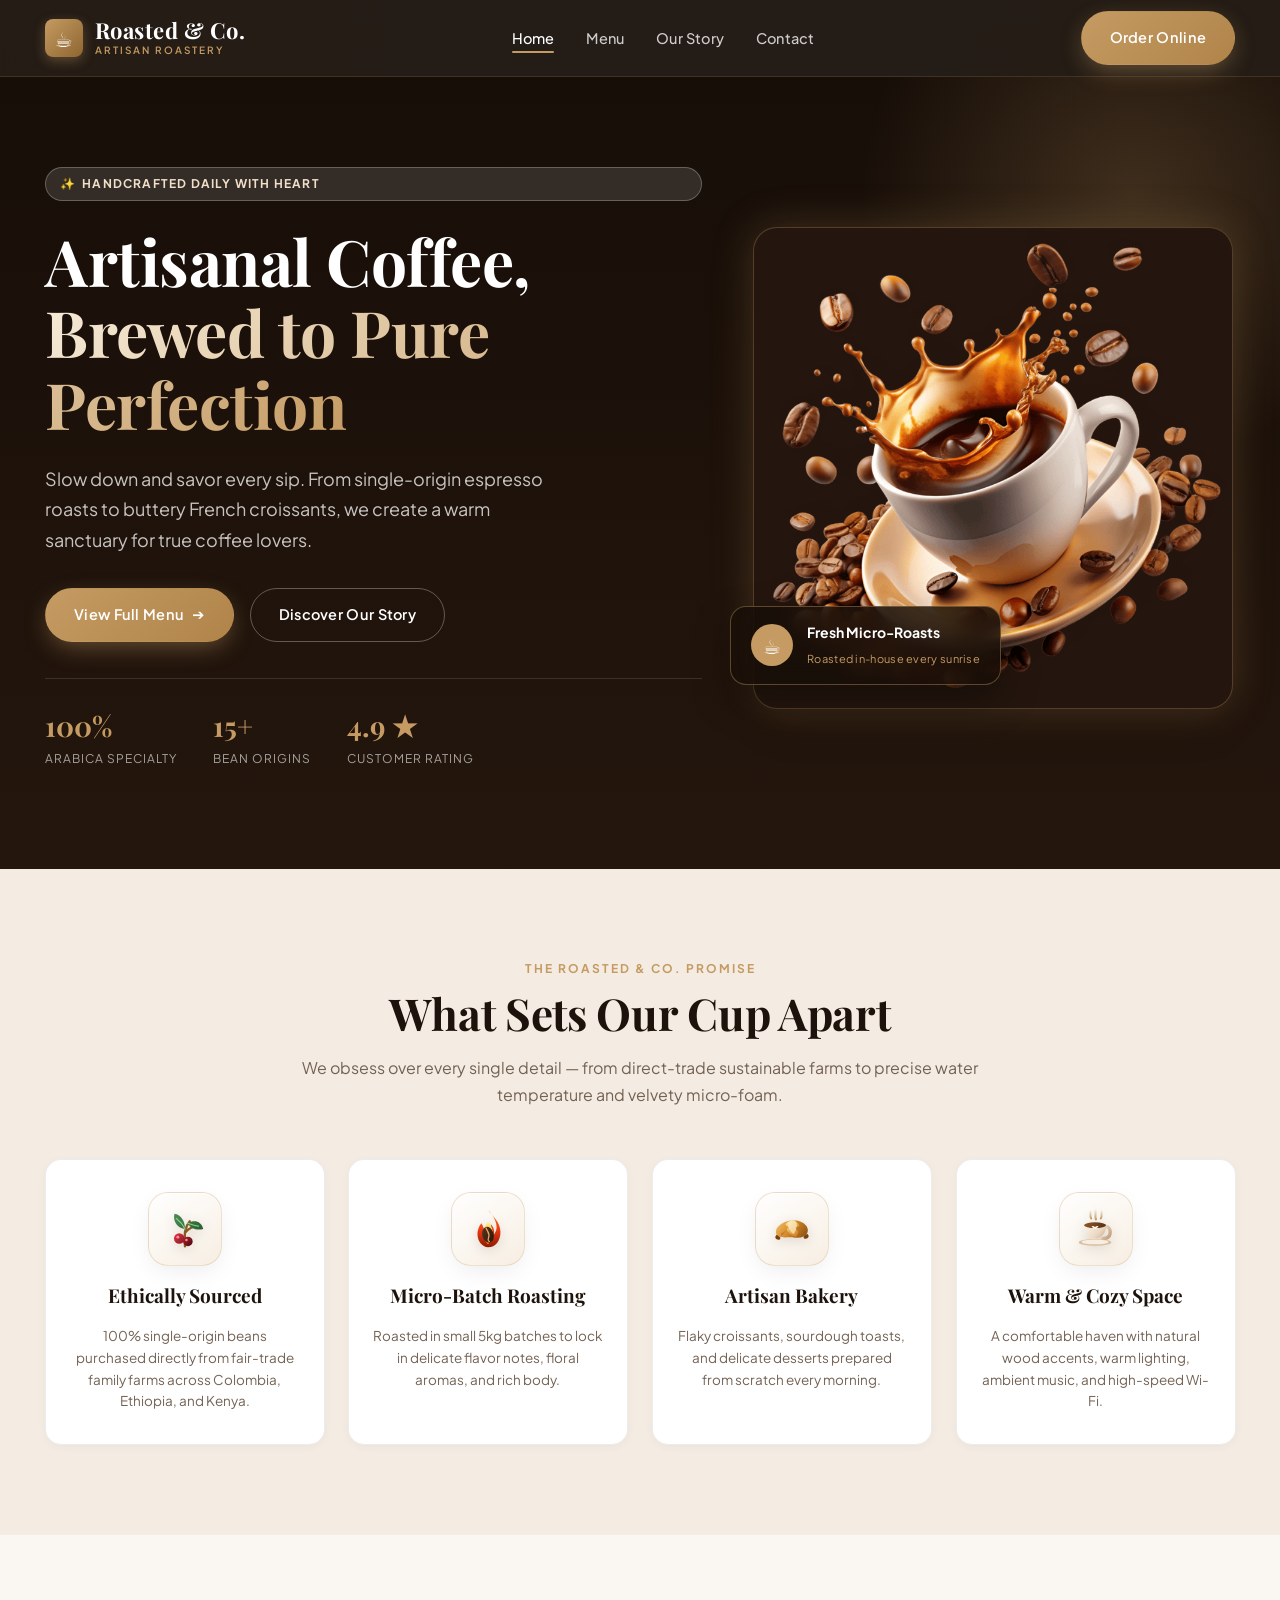
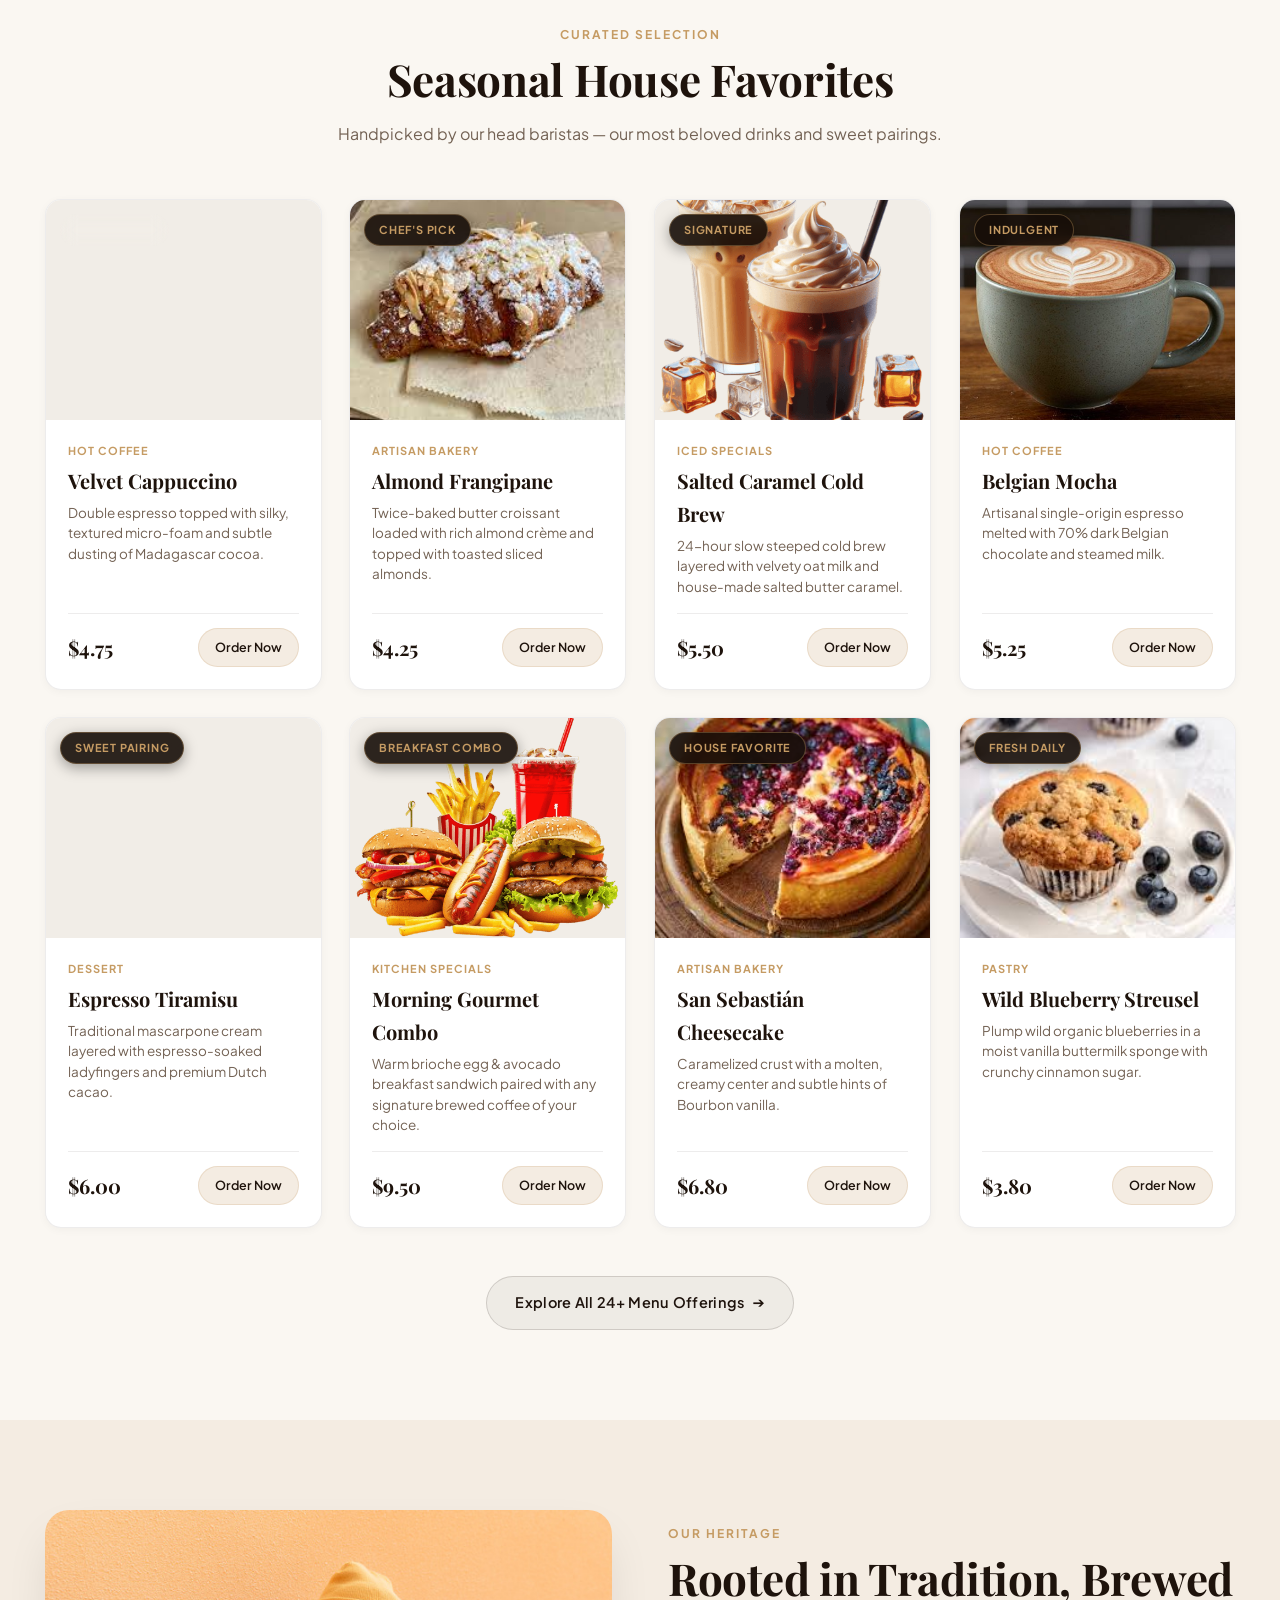
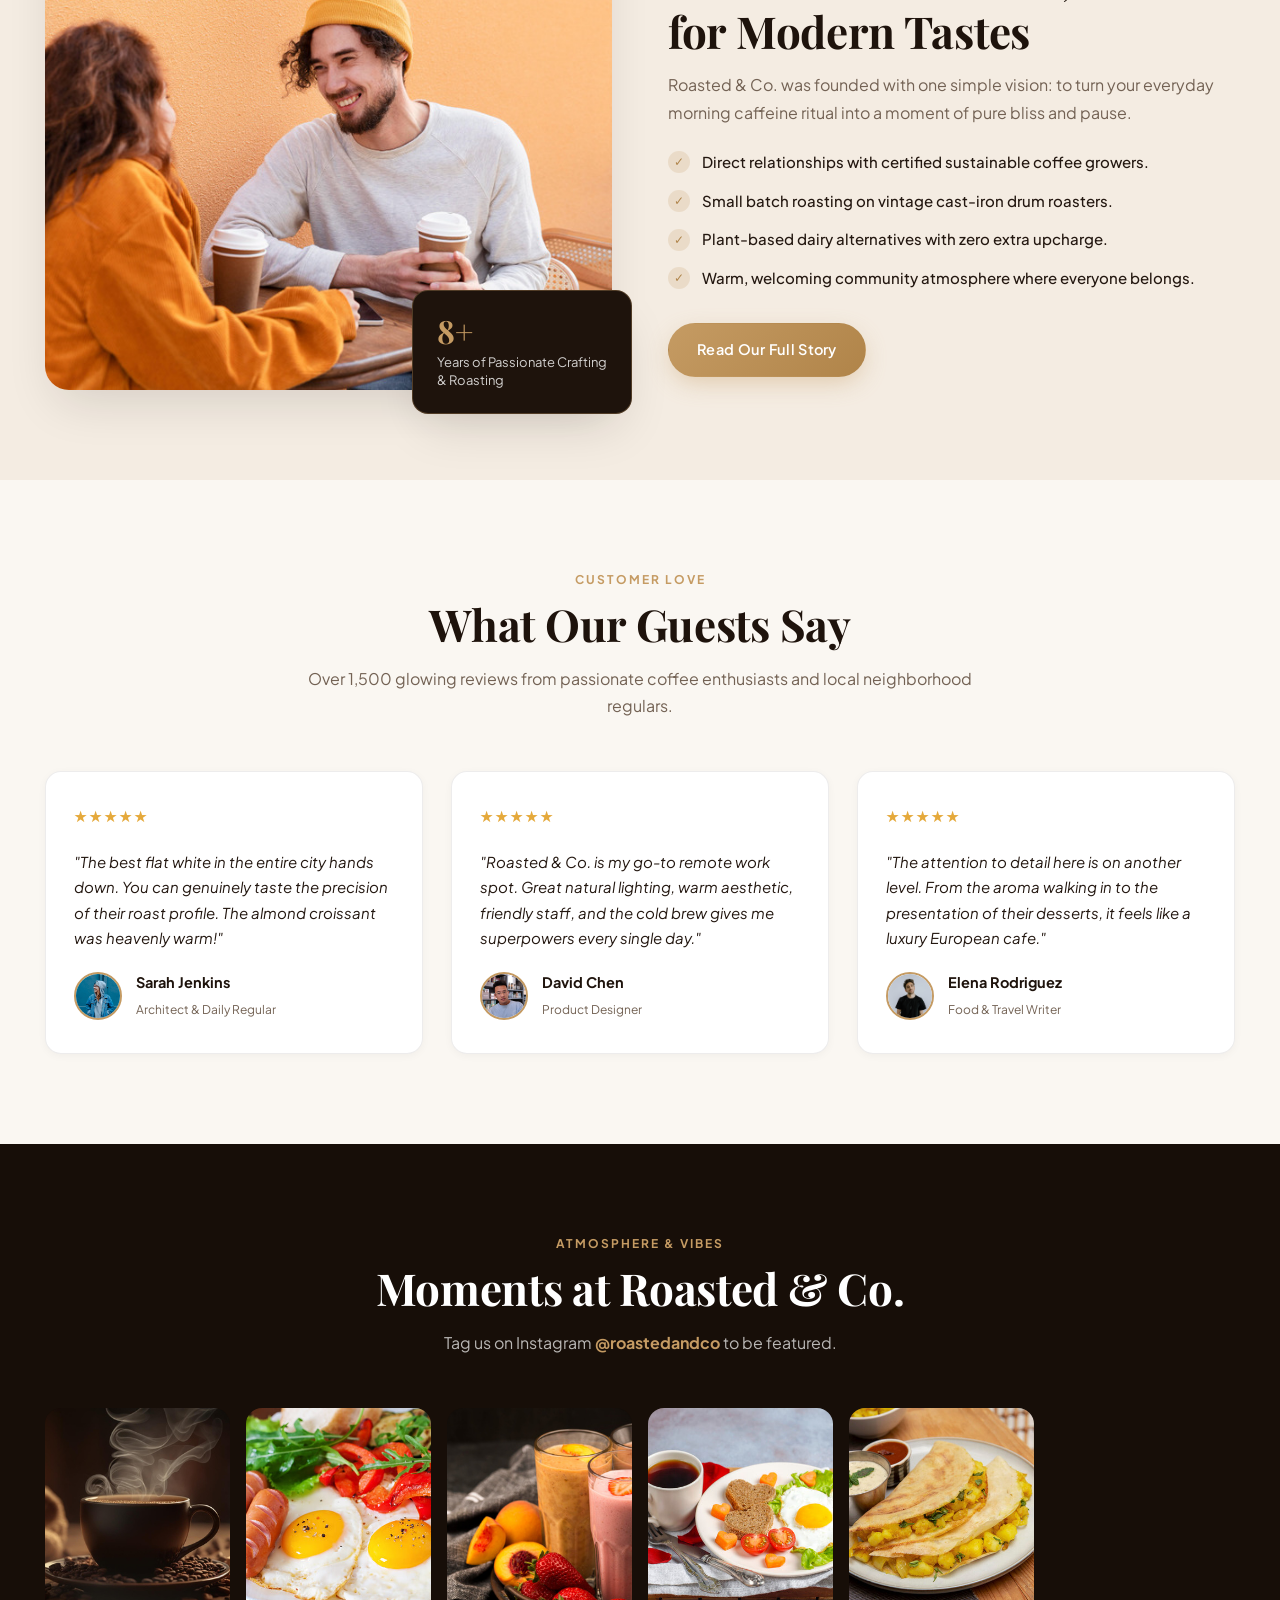
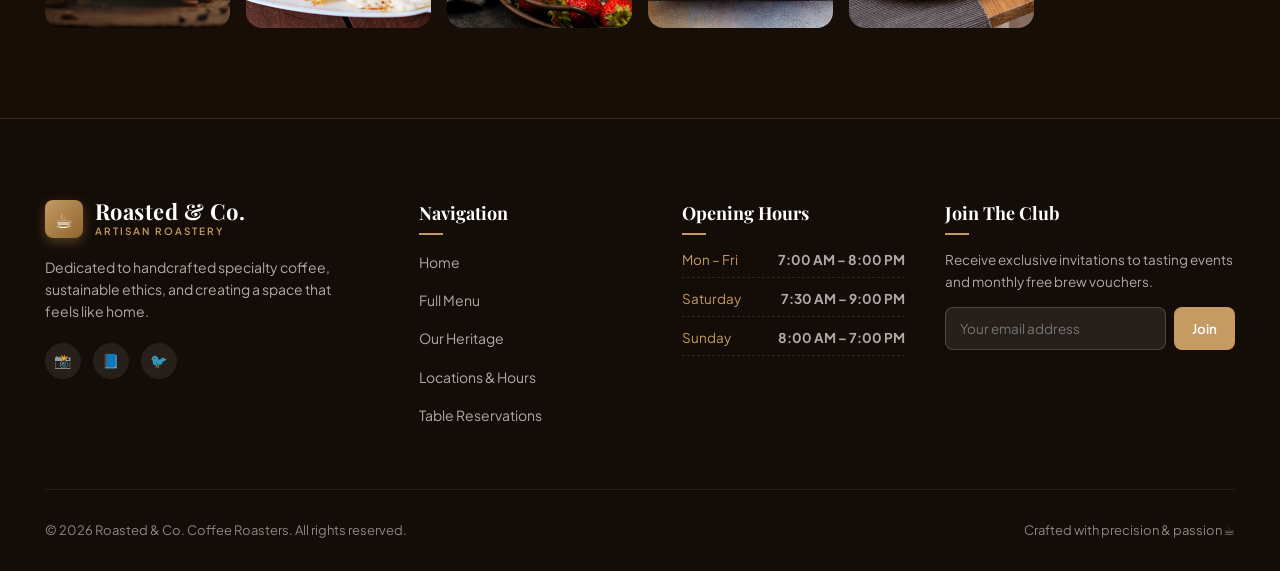
<file: index.html>
<!DOCTYPE html>
<html lang="en">
<head>
  <meta charset="utf-8">
  <meta name="viewport" content="width=device-width, initial-scale=1" />
  <title>Roasted & Co. — Artisanal Specialty Coffee & Bakery</title>
  <meta name="description" content="Experience handcrafted specialty coffee, in-house roasted beans, and freshly baked artisanal pastries at Roasted & Co." />
  <link rel="preconnect" href="https://fonts.googleapis.com">
  <link rel="preconnect" href="https://fonts.gstatic.com" crossorigin>
  <link rel="stylesheet" href="./assets/css/styles.css" />
</head>
<body>

  <!-- Navigation -->
  <header class="nav">
    <div class="container nav-inner">
      <a class="brand" href="./index.html">
        <div class="brand-icon">☕</div>
        <div class="brand-text">
          <span class="brand-name">Roasted & Co.</span>
          <span class="brand-tag">Artisan Roastery</span>
        </div>
      </a>

      <ul class="nav-links" id="navLinks">
        <li><a href="./index.html" class="active">Home</a></li>
        <li><a href="./menu.html">Menu</a></li>
        <li><a href="./about.html">Our Story</a></li>
        <li><a href="./contact.html">Contact</a></li>
      </ul>

      <div class="nav-actions">
        <a href="./menu.html" class="btn btn-primary btn-nav">Order Online</a>
        <button class="nav-toggle" id="navToggle" aria-label="Toggle navigation" aria-expanded="false">☰</button>
      </div>
    </div>
  </header>

  <main>
    <!-- Section 1: Hero Section (Entrance Fade-Up & Scale In) -->
    <section class="hero">
      <div class="container hero-grid">
        <div class="hero-content" data-anim="hero-fade-up">
          <div class="pill-badge light">
            <span>✨</span> Handcrafted Daily with Heart
          </div>
          <h1 class="hero-title">
            Artisanal Coffee, <span>Brewed to Pure Perfection</span>
          </h1>
          <p class="hero-desc">
            Slow down and savor every sip. From single-origin espresso roasts to buttery French croissants, we create a warm sanctuary for true coffee lovers.
          </p>
          <div class="hero-actions">
            <a href="./menu.html" class="btn btn-primary">
              <span>View Full Menu</span> ➔
            </a>
            <a href="./about.html" class="btn btn-outline-light">
              <span>Discover Our Story</span>
            </a>
          </div>

          <div class="hero-stats">
            <div class="stat-item">
              <span class="stat-number" data-count="100" data-suffix="%">100%</span>
              <span class="stat-label">Arabica Specialty</span>
            </div>
            <div class="stat-item">
              <span class="stat-number" data-count="15" data-suffix="+">15+</span>
              <span class="stat-label">Bean Origins</span>
            </div>
            <div class="stat-item">
              <span class="stat-number" data-count="4.9" data-suffix=" ★">4.9 ★</span>
              <span class="stat-label">Customer Rating</span>
            </div>
          </div>
        </div>

        <div class="hero-media-wrap" data-anim="hero-scale">
          <div class="hero-image-card">
            <img src="./assets/images/coffee-hero-section.png" alt="Signature roasted coffee and latte art" />
          </div>
          <div class="hero-floating-badge">
            <div class="floating-icon">☕</div>
            <div class="floating-text">
              <strong>Fresh Micro-Roasts</strong>
              <span>Roasted in-house every sunrise</span>
            </div>
          </div>
        </div>
      </div>
    </section>

    <!-- Section 2: Why Us / Features (3D Tilt-Rise Animation) -->
    <section class="features-section">
      <div class="container">
        <div class="section-head" data-anim="hero-fade-up">
          <span class="section-subtitle">The Roasted & Co. Promise</span>
          <h2 class="section-title">What Sets Our Cup Apart</h2>
          <p class="section-desc">We obsess over every single detail — from direct-trade sustainable farms to precise water temperature and velvety micro-foam.</p>
        </div>

        <div class="features-grid">
          <!-- Feature 1: Ethically Sourced -->
          <div class="feature-box" data-anim="tilt-rise" data-delay="100">
            <div class="feature-icon-wrap">
              <svg class="feature-svg" viewBox="0 0 48 48" fill="none" xmlns="http://www.w3.org/2000/svg">
                <defs>
                  <linearGradient id="leafGrad1" x1="12" y1="8" x2="36" y2="38" gradientUnits="userSpaceOnUse">
                    <stop offset="0%" stop-color="#4e8c56"/>
                    <stop offset="100%" stop-color="#24542a"/>
                  </linearGradient>
                  <linearGradient id="cherryGrad1" x1="14" y1="28" x2="28" y2="42" gradientUnits="userSpaceOnUse">
                    <stop offset="0%" stop-color="#dc3545"/>
                    <stop offset="60%" stop-color="#9a1b28"/>
                    <stop offset="100%" stop-color="#5a0b14"/>
                  </linearGradient>
                </defs>
                <path d="M24 42C24 33 22 24 29 16M24 28C27 24 33 21 39 21" stroke="#8a5a22" stroke-width="2.5" stroke-linecap="round"/>
                <path d="M24 24C16 23 11 16 13 8C20 9 24 16 24 24Z" fill="url(#leafGrad1)"/>
                <path d="M15 13C19 16 22 20 24 24" stroke="#7cd488" stroke-width="1.2" stroke-linecap="round"/>
                <path d="M27 18C34 14 41 16 43 24C36 26 29 23 27 18Z" fill="url(#leafGrad1)"/>
                <path d="M38 21C34 21 30 19 27 18" stroke="#7cd488" stroke-width="1.2" stroke-linecap="round"/>
                <circle cx="18" cy="34" r="5.5" fill="url(#cherryGrad1)"/>
                <circle cx="16.5" cy="32.5" r="1.5" fill="#ffa4a8" opacity="0.85"/>
                <circle cx="27" cy="37" r="5" fill="url(#cherryGrad1)"/>
                <circle cx="25.5" cy="35.5" r="1.3" fill="#ffa4a8" opacity="0.85"/>
              </svg>
            </div>
            <h3 class="feature-title">Ethically Sourced</h3>
            <p class="feature-desc">100% single-origin beans purchased directly from fair-trade family farms across Colombia, Ethiopia, and Kenya.</p>
          </div>

          <!-- Feature 2: Micro-Batch Roasting -->
          <div class="feature-box" data-anim="tilt-rise" data-delay="250">
            <div class="feature-icon-wrap">
              <svg class="feature-svg" viewBox="0 0 48 48" fill="none" xmlns="http://www.w3.org/2000/svg">
                <defs>
                  <linearGradient id="flameOuter1" x1="24" y1="4" x2="24" y2="44" gradientUnits="userSpaceOnUse">
                    <stop offset="0%" stop-color="#ff7a18"/>
                    <stop offset="55%" stop-color="#e53912"/>
                    <stop offset="100%" stop-color="#8a1800"/>
                  </linearGradient>
                  <linearGradient id="flameCore1" x1="24" y1="16" x2="24" y2="42" gradientUnits="userSpaceOnUse">
                    <stop offset="0%" stop-color="#fff59d"/>
                    <stop offset="60%" stop-color="#ffa726"/>
                    <stop offset="100%" stop-color="#f57c00"/>
                  </linearGradient>
                  <linearGradient id="beanRoast1" x1="16" y1="22" x2="32" y2="38" gradientUnits="userSpaceOnUse">
                    <stop offset="0%" stop-color="#5c3822"/>
                    <stop offset="100%" stop-color="#241309"/>
                  </linearGradient>
                </defs>
                <path d="M24 4C24 4 33 13 33 22C33 25.5 31.5 28.5 29.5 30.5C31.5 26.5 30 22 27 19C27 24 24 27 22 30C20 27 20 22 17 18C14 22 13 26 13 29C13 36.5 18 43 24 43C32 43 37 36 37 27C37 17 28 10 24 4Z" fill="url(#flameOuter1)"/>
                <path d="M24 16C24 16 29 22 29 28C29 34 26 38 24 40C22 38 19 34 19 28C19 23 23 18 24 16Z" fill="url(#flameCore1)"/>
                <ellipse cx="24" cy="30" rx="6" ry="8.5" transform="rotate(-15 24 30)" fill="url(#beanRoast1)"/>
                <path d="M22 23C23 26.5 26.5 28.5 24.5 33.5C23.5 36 25 37 25.5 37" stroke="#e8a865" stroke-width="1.3" stroke-linecap="round"/>
              </svg>
            </div>
            <h3 class="feature-title">Micro-Batch Roasting</h3>
            <p class="feature-desc">Roasted in small 5kg batches to lock in delicate flavor notes, floral aromas, and rich body.</p>
          </div>

          <!-- Feature 3: Artisan Bakery -->
          <div class="feature-box" data-anim="tilt-rise" data-delay="400">
            <div class="feature-icon-wrap">
              <svg class="feature-svg" viewBox="0 0 48 48" fill="none" xmlns="http://www.w3.org/2000/svg">
                <defs>
                  <linearGradient id="croissantGlow1" x1="8" y1="14" x2="40" y2="38" gradientUnits="userSpaceOnUse">
                    <stop offset="0%" stop-color="#f5c26b"/>
                    <stop offset="45%" stop-color="#d48828"/>
                    <stop offset="100%" stop-color="#7a420b"/>
                  </linearGradient>
                  <linearGradient id="crustShine1" x1="18" y1="16" x2="30" y2="28" gradientUnits="userSpaceOnUse">
                    <stop offset="0%" stop-color="#ffe6a6"/>
                    <stop offset="100%" stop-color="#d48828"/>
                  </linearGradient>
                </defs>
                <path d="M9 31C6 28 7 23 11 20C16 16 24 13 32 16C38 18 42 23 40 28C38 32 33 34 27 33C20 32 13 34 9 31Z" fill="url(#croissantGlow1)"/>
                <path d="M12 28C14 23 18 19 24 18C18 24 16 29 13 31" fill="#7a420b" opacity="0.35"/>
                <path d="M18 18C21 15 27 15 30 18C33 21 32 28 28 32C24 31 20 28 18 24C17 21 17 19 18 18Z" fill="url(#crustShine1)"/>
                <path d="M21 16C23 14 26 14 28 16C30 19 29 25 26 29C23 28 21 24 20 21C19.5 18 20 17 21 16Z" fill="#fff3cd" opacity="0.65"/>
                <path d="M11 22C14 19 18 19 20 22C18 26 15 29 10 29C8 28 8 24 11 22Z" fill="url(#croissantGlow1)"/>
                <path d="M37 23C34 20 30 20 28 23C30 27 33 30 38 29C40 28 40 25 37 23Z" fill="url(#croissantGlow1)"/>
                <path d="M8 30C6 32 6 34 9 35C11 36 13 34 11 32L8 30Z" fill="#7a420b"/>
                <path d="M40 29C42 31 42 33 39 34C37 35 35 33 37 31L40 29Z" fill="#7a420b"/>
              </svg>
            </div>
            <h3 class="feature-title">Artisan Bakery</h3>
            <p class="feature-desc">Flaky croissants, sourdough toasts, and delicate desserts prepared from scratch every morning.</p>
          </div>

          <!-- Feature 4: Warm & Cozy Space -->
          <div class="feature-box" data-anim="tilt-rise" data-delay="550">
            <div class="feature-icon-wrap">
              <svg class="feature-svg" viewBox="0 0 48 48" fill="none" xmlns="http://www.w3.org/2000/svg">
                <defs>
                  <linearGradient id="cupGrad1" x1="10" y1="18" x2="36" y2="40" gradientUnits="userSpaceOnUse">
                    <stop offset="0%" stop-color="#fff8f0"/>
                    <stop offset="55%" stop-color="#ebd8c3"/>
                    <stop offset="100%" stop-color="#b8936d"/>
                  </linearGradient>
                  <linearGradient id="coffeeCrema1" x1="14" y1="18" x2="32" y2="24" gradientUnits="userSpaceOnUse">
                    <stop offset="0%" stop-color="#8a5329"/>
                    <stop offset="100%" stop-color="#593213"/>
                  </linearGradient>
                  <linearGradient id="steamGrad1" x1="0" y1="1" x2="0" y2="0">
                    <stop offset="0%" stop-color="#c59b63"/>
                    <stop offset="100%" stop-color="rgba(197, 155, 99, 0)"/>
                  </linearGradient>
                </defs>
                <path d="M19 13C17 10 19 7 18 4" stroke="url(#steamGrad1)" stroke-width="2" stroke-linecap="round"/>
                <path d="M24 14C22 10 25 7 23 3" stroke="url(#steamGrad1)" stroke-width="2.2" stroke-linecap="round"/>
                <path d="M29 13C31 10 29 7 30 4" stroke="url(#steamGrad1)" stroke-width="2" stroke-linecap="round"/>
                <path d="M33 21C38 21 40 26 38 31C36 34 33 34 31 34" stroke="url(#cupGrad1)" stroke-width="3.5" stroke-linecap="round"/>
                <ellipse cx="23" cy="38" rx="17" ry="3.5" fill="#d9be9e"/>
                <ellipse cx="23" cy="37.5" rx="14" ry="2.5" fill="#f7ede1"/>
                <path d="M11 20H35C35 20 34 34 23 34C12 34 11 20 11 20Z" fill="url(#cupGrad1)"/>
                <ellipse cx="23" cy="20" rx="11.5" ry="3" fill="url(#coffeeCrema1)"/>
                <path d="M23 22C21.5 20.5 19.5 20.5 19.5 21.5C19.5 22.2 21 23 23 23.8C25 23 26.5 22.2 26.5 21.5C26.5 20.5 24.5 20.5 23 22Z" fill="#fff7ed"/>
              </svg>
            </div>
            <h3 class="feature-title">Warm & Cozy Space</h3>
            <p class="feature-desc">A comfortable haven with natural wood accents, warm lighting, ambient music, and high-speed Wi-Fi.</p>
          </div>
        </div>
      </div>
    </section>

    <!-- Section 3: Seasonal Favorites (Blur-to-Focus Cascade Animation) -->
    <section>
      <div class="container">
        <div class="section-head" data-anim="hero-fade-up">
          <span class="section-subtitle">Curated Selection</span>
          <h2 class="section-title">Seasonal House Favorites</h2>
          <p class="section-desc">Handpicked by our head baristas — our most beloved drinks and sweet pairings.</p>
        </div>

        <div class="grid-cards">
          <!-- Card 1 -->
          <article class="product-card" data-anim="cascade-card" data-delay="100">
            <div class="card-thumb-wrap">
              <span class="card-tag">Best Seller</span>
              <img src="./assets/images/hot-beverages.png" alt="Velvety Cappuccino with artistic microfoam" />
            </div>
            <div class="product-card-body">
              <span class="card-category">Hot Coffee</span>
              <h3 class="card-title">Velvet Cappuccino</h3>
              <p class="card-desc">Double espresso topped with silky, textured micro-foam and subtle dusting of Madagascar cocoa.</p>
              <div class="card-footer">
                <span class="card-price">$4.75</span>
                <a href="./menu.html" class="btn-order-sm">Order Now</a>
              </div>
            </div>
          </article>

          <!-- Card 2 -->
          <article class="product-card" data-anim="cascade-card" data-delay="200">
            <div class="card-thumb-wrap">
              <span class="card-tag">Chef's Pick</span>
              <img src="./assets/images/Almond Croissant.jpeg" alt="Golden Almond Croissant" />
            </div>
            <div class="product-card-body">
              <span class="card-category">Artisan Bakery</span>
              <h3 class="card-title">Almond Frangipane</h3>
              <p class="card-desc">Twice-baked butter croissant loaded with rich almond crème and topped with toasted sliced almonds.</p>
              <div class="card-footer">
                <span class="card-price">$4.25</span>
                <a href="./menu.html" class="btn-order-sm">Order Now</a>
              </div>
            </div>
          </article>

          <!-- Card 3 -->
          <article class="product-card" data-anim="cascade-card" data-delay="300">
            <div class="card-thumb-wrap">
              <span class="card-tag">Signature</span>
              <img src="./assets/images/cold-beverages.png" alt="Cold Caramel Macchiato" />
            </div>
            <div class="product-card-body">
              <span class="card-category">Iced Specials</span>
              <h3 class="card-title">Salted Caramel Cold Brew</h3>
              <p class="card-desc">24-hour slow steeped cold brew layered with velvety oat milk and house-made salted butter caramel.</p>
              <div class="card-footer">
                <span class="card-price">$5.50</span>
                <a href="./menu.html" class="btn-order-sm">Order Now</a>
              </div>
            </div>
          </article>

          <!-- Card 4 -->
          <article class="product-card" data-anim="cascade-card" data-delay="400">
            <div class="card-thumb-wrap">
              <span class="card-tag">Indulgent</span>
              <img src="./assets/images/Mocha.jpg" alt="Rich Dark Chocolate Mocha" />
            </div>
            <div class="product-card-body">
              <span class="card-category">Hot Coffee</span>
              <h3 class="card-title">Belgian Mocha</h3>
              <p class="card-desc">Artisanal single-origin espresso melted with 70% dark Belgian chocolate and steamed milk.</p>
              <div class="card-footer">
                <span class="card-price">$5.25</span>
                <a href="./menu.html" class="btn-order-sm">Order Now</a>
              </div>
            </div>
          </article>

          <!-- Card 5 -->
          <article class="product-card" data-anim="cascade-card" data-delay="150">
            <div class="card-thumb-wrap">
              <span class="card-tag">Sweet Pairing</span>
              <img src="./assets/images/Tiramisu.jpg" alt="Classic Italian Tiramisu" />
            </div>
            <div class="product-card-body">
              <span class="card-category">Dessert</span>
              <h3 class="card-title">Espresso Tiramisu</h3>
              <p class="card-desc">Traditional mascarpone cream layered with espresso-soaked ladyfingers and premium Dutch cacao.</p>
              <div class="card-footer">
                <span class="card-price">$6.00</span>
                <a href="./menu.html" class="btn-order-sm">Order Now</a>
              </div>
            </div>
          </article>

          <!-- Card 6 -->
          <article class="product-card" data-anim="cascade-card" data-delay="250">
            <div class="card-thumb-wrap">
              <span class="card-tag">Breakfast Combo</span>
              <img src="./assets/images/special-combo.png" alt="Breakfast Sandwich Combo" />
            </div>
            <div class="product-card-body">
              <span class="card-category">Kitchen Specials</span>
              <h3 class="card-title">Morning Gourmet Combo</h3>
              <p class="card-desc">Warm brioche egg & avocado breakfast sandwich paired with any signature brewed coffee of your choice.</p>
              <div class="card-footer">
                <span class="card-price">$9.50</span>
                <a href="./menu.html" class="btn-order-sm">Order Now</a>
              </div>
            </div>
          </article>

          <!-- Card 7 -->
          <article class="product-card" data-anim="cascade-card" data-delay="350">
            <div class="card-thumb-wrap">
              <span class="card-tag">House Favorite</span>
              <img src="./assets/images/Baked Cheesecake.jpeg" alt="San Sebastián Burnt Cheesecake" />
            </div>
            <div class="product-card-body">
              <span class="card-category">Artisan Bakery</span>
              <h3 class="card-title">San Sebastián Cheesecake</h3>
              <p class="card-desc">Caramelized crust with a molten, creamy center and subtle hints of Bourbon vanilla.</p>
              <div class="card-footer">
                <span class="card-price">$6.80</span>
                <a href="./menu.html" class="btn-order-sm">Order Now</a>
              </div>
            </div>
          </article>

          <!-- Card 8 -->
          <article class="product-card" data-anim="cascade-card" data-delay="450">
            <div class="card-thumb-wrap">
              <span class="card-tag">Fresh Daily</span>
              <img src="./assets/images/Blueberry Muffin.jpeg" alt="Wild Blueberry Streusel" />
            </div>
            <div class="product-card-body">
              <span class="card-category">Pastry</span>
              <h3 class="card-title">Wild Blueberry Streusel</h3>
              <p class="card-desc">Plump wild organic blueberries in a moist vanilla buttermilk sponge with crunchy cinnamon sugar.</p>
              <div class="card-footer">
                <span class="card-price">$3.80</span>
                <a href="./menu.html" class="btn-order-sm">Order Now</a>
              </div>
            </div>
          </article>
        </div>

        <div style="text-align: center; margin-top: 48px;" data-anim="hero-fade-up">
          <a href="./menu.html" class="btn btn-secondary">
            <span>Explore All 24+ Menu Offerings</span> ➔
          </a>
        </div>
      </div>
    </section>

    <!-- Section 4: Heritage Split (Bi-Directional Cinematic Slide) -->
    <section style="background: var(--color-surface-soft);">
      <div class="container">
        <div class="about-split">
          <div class="about-img-box" data-anim="slide-right">
            <img class="about-img-main" src="./assets/images/about-image.jpg" alt="Barista pouring artisanal coffee" />
            <div class="about-stat-card">
              <strong data-count="10" data-suffix="+">10+</strong>
              <span>Years of Passionate Crafting & Roasting</span>
            </div>
          </div>

          <div data-anim="slide-left">
            <span class="section-subtitle">Our Heritage</span>
            <h2 class="section-title">Rooted in Tradition, Brewed for Modern Tastes</h2>
            <p class="section-desc">
              Roasted & Co. was founded with one simple vision: to turn your everyday morning caffeine ritual into a moment of pure bliss and pause.
            </p>

            <ul class="checklist">
              <li>
                <span class="checklist-icon">✓</span>
                <span>Direct relationships with certified sustainable coffee growers.</span>
              </li>
              <li>
                <span class="checklist-icon">✓</span>
                <span>Small batch roasting on vintage cast-iron drum roasters.</span>
              </li>
              <li>
                <span class="checklist-icon">✓</span>
                <span>Plant-based dairy alternatives with zero extra upcharge.</span>
              </li>
              <li>
                <span class="checklist-icon">✓</span>
                <span>Warm, welcoming community atmosphere where everyone belongs.</span>
              </li>
            </ul>

            <div style="margin-top: 32px;">
              <a href="./about.html" class="btn btn-primary">Read Our Full Story</a>
            </div>
          </div>
        </div>
      </div>
    </section>

    <!-- Section 5: Testimonials (Elastic Spring Pop & Sparkle) -->
    <section class="testimonials-section">
      <div class="container">
        <div class="section-head" data-anim="hero-fade-up">
          <span class="section-subtitle">Customer Love</span>
          <h2 class="section-title">What Our Guests Say</h2>
          <p class="section-desc">Over 1,500 glowing reviews from passionate coffee enthusiasts and local neighborhood regulars.</p>
        </div>

        <div class="testimonials-grid">
          <div class="testimonial-card" data-anim="elastic-pop" data-delay="100">
            <div class="stars">★★★★★</div>
            <p class="testimonial-text">
              "The best flat white in the entire city hands down. You can genuinely taste the precision of their roast profile. The almond croissant was heavenly warm!"
            </p>
            <div class="testimonial-author">
              <img class="author-avatar" src="./assets/images/user-1.jpg" alt="Sarah Jenkins" />
              <div class="author-info">
                <strong>Sarah Jenkins</strong>
                <span>Architect & Daily Regular</span>
              </div>
            </div>
          </div>

          <div class="testimonial-card" data-anim="elastic-pop" data-delay="250">
            <div class="stars">★★★★★</div>
            <p class="testimonial-text">
              "Roasted & Co. is my go-to remote work spot. Great natural lighting, warm aesthetic, friendly staff, and the cold brew gives me superpowers every single day."
            </p>
            <div class="testimonial-author">
              <img class="author-avatar" src="./assets/images/user-2.jpg" alt="David Chen" />
              <div class="author-info">
                <strong>David Chen</strong>
                <span>Product Designer</span>
              </div>
            </div>
          </div>

          <div class="testimonial-card" data-anim="elastic-pop" data-delay="400">
            <div class="stars">★★★★★</div>
            <p class="testimonial-text">
              "The attention to detail here is on another level. From the aroma walking in to the presentation of their desserts, it feels like a luxury European cafe."
            </p>
            <div class="testimonial-author">
              <img class="author-avatar" src="./assets/images/user-3.jpg" alt="Elena Rodriguez" />
              <div class="author-info">
                <strong>Elena Rodriguez</strong>
                <span>Food & Travel Writer</span>
              </div>
            </div>
          </div>
        </div>
      </div>
    </section>

    <!-- Section 6: Instagram / Gallery (Shutter Curtain Zoom Animation) -->
    <section class="gallery-section">
      <div class="container">
        <div class="section-head" style="color: #fff;" data-anim="hero-fade-up">
          <span class="section-subtitle">Atmosphere & Vibes</span>
          <h2 class="section-title" style="color: #fff;">Moments at Roasted & Co.</h2>
          <p class="section-desc" style="color: rgba(255,255,255,0.7);">Tag us on Instagram <strong style="color:var(--color-accent)">@roastedandco</strong> to be featured.</p>
        </div>

        <div class="gallery-grid">
          <div class="gallery-item" data-anim="shutter-zoom" data-delay="100">
            <img src="./assets/images/gallery-1.jpg" alt="Cafe community seating" />
            <div class="gallery-overlay">📷</div>
          </div>
          <div class="gallery-item" data-anim="shutter-zoom" data-delay="200">
            <img src="./assets/images/gallery-2.jpg" alt="Pour over brewing process" />
            <div class="gallery-overlay">📷</div>
          </div>
          <div class="gallery-item" data-anim="shutter-zoom" data-delay="300">
            <img src="./assets/images/gallery-3.jpg" alt="Freshly baked artisan croissants" />
            <div class="gallery-overlay">📷</div>
          </div>
          <div class="gallery-item" data-anim="shutter-zoom" data-delay="400">
            <img src="./assets/images/gallery-4.jpg" alt="Espresso extraction" />
            <div class="gallery-overlay">📷</div>
          </div>
          <div class="gallery-item" data-anim="shutter-zoom" data-delay="500">
            <img src="./assets/images/gallery-5.jpg" alt="Cozy reading corner" />
            <div class="gallery-overlay">📷</div>
          </div>
          <div class="gallery-item" data-anim="shutter-zoom" data-delay="600">
            <img src="./assets/images/gallery-6.jpg" alt="Latte art preparation" />
            <div class="gallery-overlay">📷</div>
          </div>
        </div>
      </div>
    </section>
  </main>

  <!-- Footer (Envelope Unfold Animation) -->
  <footer class="footer" data-anim="envelope-up">
    <div class="container">
      <div class="footer-top">
        <div class="footer-brand">
          <a class="brand" href="./index.html">
            <div class="brand-icon">☕</div>
            <div class="brand-text">
              <span class="brand-name">Roasted & Co.</span>
              <span class="brand-tag">Artisan Roastery</span>
            </div>
          </a>
          <p>
            Dedicated to handcrafted specialty coffee, sustainable ethics, and creating a space that feels like home.
          </p>
          <div class="social-links">
            <a href="#" class="social-btn" aria-label="Instagram">📸</a>
            <a href="#" class="social-btn" aria-label="Facebook">📘</a>
            <a href="#" class="social-btn" aria-label="Twitter">🐦</a>
          </div>
        </div>

        <div>
          <h4 class="footer-title">Navigation</h4>
          <ul class="footer-links">
            <li><a href="./index.html">Home</a></li>
            <li><a href="./menu.html">Full Menu</a></li>
            <li><a href="./about.html">Our Heritage</a></li>
            <li><a href="./contact.html">Locations & Hours</a></li>
            <li><a href="./contact.html">Table Reservations</a></li>
          </ul>
        </div>

        <div>
          <h4 class="footer-title">Opening Hours</h4>
          <ul class="footer-hours-list">
            <li><span>Mon – Fri</span> <strong>7:00 AM – 8:00 PM</strong></li>
            <li><span>Saturday</span> <strong>7:30 AM – 9:00 PM</strong></li>
            <li><span>Sunday</span> <strong>8:00 AM – 7:00 PM</strong></li>
          </ul>
        </div>

        <div class="newsletter-box">
          <h4 class="footer-title">Join The Club</h4>
          <p>Receive exclusive invitations to tasting events and monthly free brew vouchers.</p>
          <form class="newsletter-form" onsubmit="event.preventDefault(); alert('Welcome to Roasted & Co. Club!');">
            <input type="email" class="newsletter-input" placeholder="Your email address" required />
            <button type="submit" class="newsletter-btn">Join</button>
          </form>
        </div>
      </div>

      <div class="footer-bottom">
        <div>© <span id="year"></span> Roasted & Co. Coffee Roasters. All rights reserved.</div>
        <div>Crafted with precision & passion ☕</div>
      </div>
    </div>
  </footer>

  <script src="./assets/js/animations.js"></script>
  <script>
    // Responsive Navbar Toggle
    const navToggle = document.getElementById('navToggle');
    const navLinks = document.getElementById('navLinks');
    if (navToggle && navLinks) {
      navToggle.addEventListener('click', () => {
        const isOpen = navLinks.classList.toggle('open');
        navToggle.setAttribute('aria-expanded', String(isOpen));
      });
    }

    // Dynamic Year
    const yearEl = document.getElementById('year');
    if (yearEl) yearEl.textContent = new Date().getFullYear();
  </script>
</body>
</html>
</file>
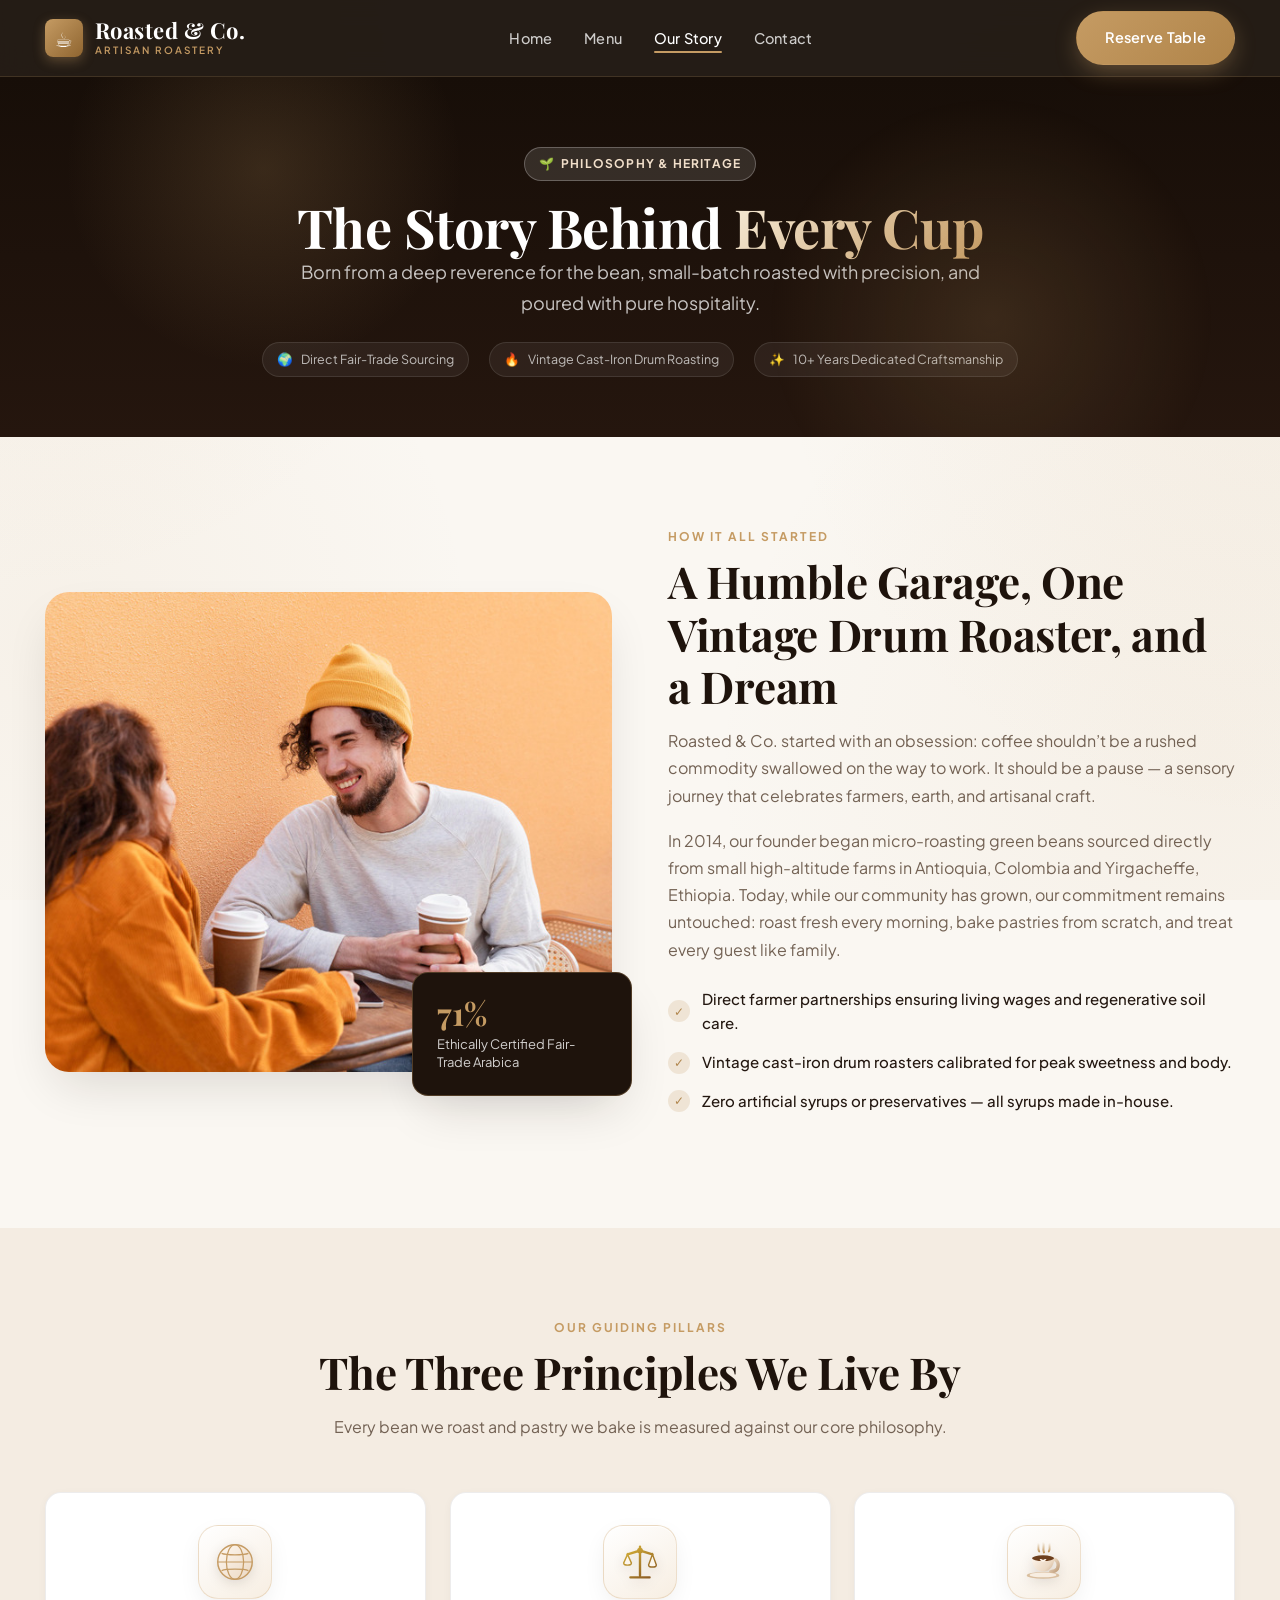
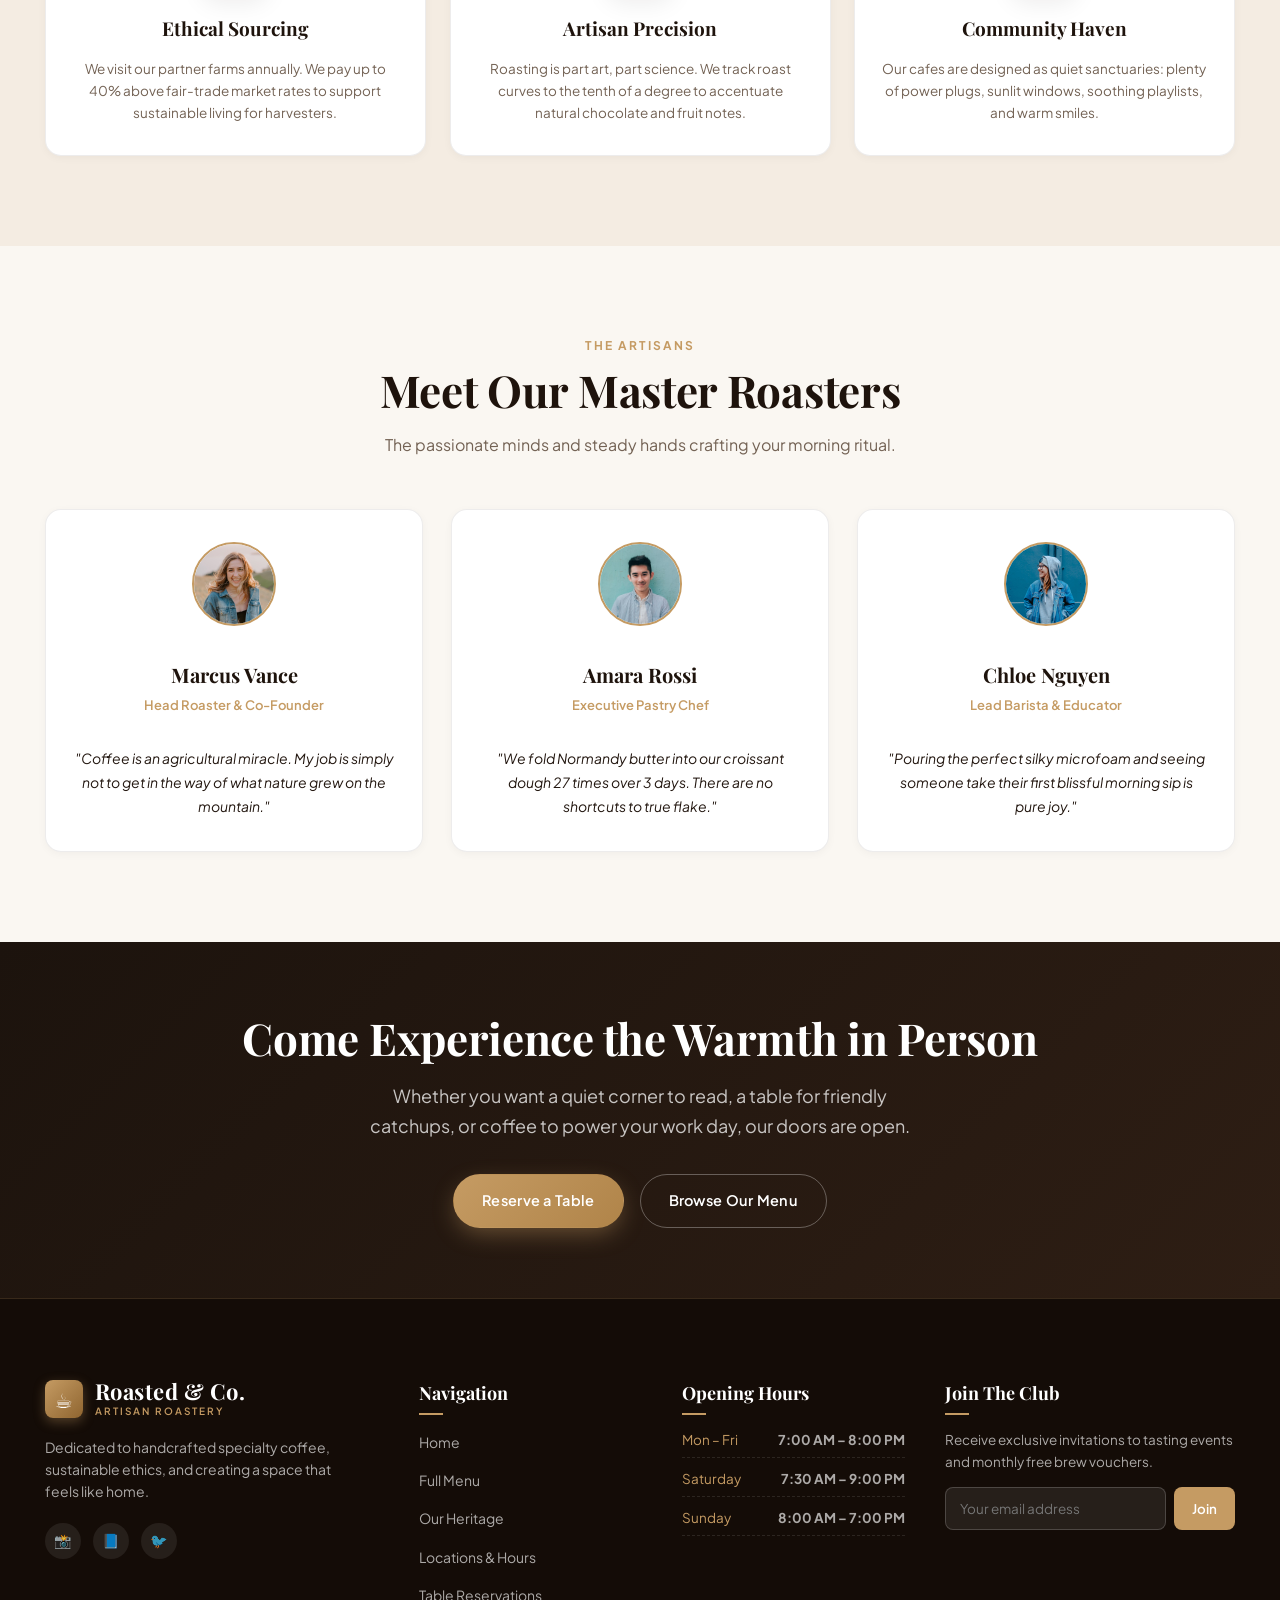
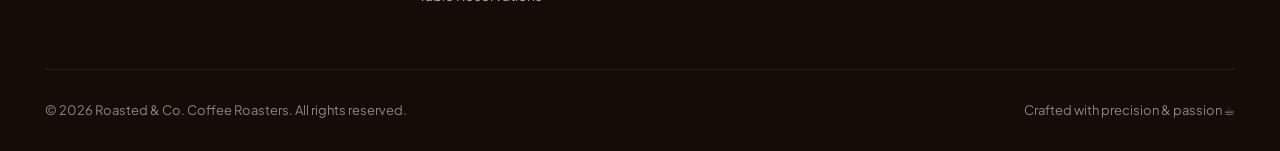
<file: about.html>
<!DOCTYPE html>
<html lang="en">
<head>
  <meta charset="utf-8">
  <meta name="viewport" content="width=device-width, initial-scale=1" />
  <title>Our Story — Roasted & Co. Artisanal Roastery</title>
  <meta name="description" content="Discover the philosophy, ethical sourcing, and master roasting craft behind Roasted & Co." />
  <link rel="preconnect" href="https://fonts.googleapis.com">
  <link rel="preconnect" href="https://fonts.gstatic.com" crossorigin>
  <link rel="stylesheet" href="./assets/css/styles.css" />
</head>
<body>

  <!-- Navigation -->
  <header class="nav">
    <div class="container nav-inner">
      <a class="brand" href="./index.html">
        <div class="brand-icon">☕</div>
        <div class="brand-text">
          <span class="brand-name">Roasted & Co.</span>
          <span class="brand-tag">Artisan Roastery</span>
        </div>
      </a>

      <ul class="nav-links" id="navLinks">
        <li><a href="./index.html">Home</a></li>
        <li><a href="./menu.html">Menu</a></li>
        <li><a href="./about.html" class="active">Our Story</a></li>
        <li><a href="./contact.html">Contact</a></li>
      </ul>

      <div class="nav-actions">
        <a href="./contact.html" class="btn btn-primary btn-nav">Reserve Table</a>
        <button class="nav-toggle" id="navToggle" aria-label="Toggle navigation" aria-expanded="false">☰</button>
      </div>
    </div>
  </header>

  <main>
    <!-- Header Banner (Hero Fade-Up Animation) -->
    <section class="page-banner">
      <div class="container" data-anim="hero-fade-up">
        <div class="pill-badge light" style="margin-bottom: 16px;">
          <span>🌱</span> Philosophy & Heritage
        </div>
        <h1 class="hero-title" style="font-size: clamp(34px, 4.5vw, 54px);">
          The Story Behind <span>Every Cup</span>
        </h1>
        <p class="hero-desc" style="margin: 0 auto; max-width: 680px;">
          Born from a deep reverence for the bean, small-batch roasted with precision, and poured with pure hospitality.
        </p>

        <div class="banner-pills-row">
          <div class="banner-pill-feature">
            <span>🌍</span> Direct Fair-Trade Sourcing
          </div>
          <div class="banner-pill-feature">
            <span>🔥</span> Vintage Cast-Iron Drum Roasting
          </div>
          <div class="banner-pill-feature">
            <span>✨</span> 10+ Years Dedicated Craftsmanship
          </div>
        </div>
      </div>
    </section>

    <!-- Detailed Story Section (Bi-Directional Cinematic Slide) -->
    <section>
      <div class="container">
        <div class="about-split">
          <div class="about-img-box" data-anim="slide-right">
            <img class="about-img-main" src="./assets/images/about-image.jpg" alt="Artisan roaster inspecting coffee beans" />
            <div class="about-stat-card">
              <strong data-count="100" data-suffix="%">100%</strong>
              <span>Ethically Certified Fair-Trade Arabica</span>
            </div>
          </div>

          <div data-anim="slide-left">
            <span class="section-subtitle">How It All Started</span>
            <h2 class="section-title">A Humble Garage, One Vintage Drum Roaster, and a Dream</h2>
            <p class="section-desc" style="margin-bottom: 18px;">
              Roasted & Co. started with an obsession: coffee shouldn’t be a rushed commodity swallowed on the way to work. It should be a pause — a sensory journey that celebrates farmers, earth, and artisanal craft.
            </p>
            <p class="section-desc" style="margin-bottom: 24px;">
              In 2014, our founder began micro-roasting green beans sourced directly from small high-altitude farms in Antioquia, Colombia and Yirgacheffe, Ethiopia. Today, while our community has grown, our commitment remains untouched: roast fresh every morning, bake pastries from scratch, and treat every guest like family.
            </p>

            <ul class="checklist">
              <li>
                <span class="checklist-icon">✓</span>
                <span>Direct farmer partnerships ensuring living wages and regenerative soil care.</span>
              </li>
              <li>
                <span class="checklist-icon">✓</span>
                <span>Vintage cast-iron drum roasters calibrated for peak sweetness and body.</span>
              </li>
              <li>
                <span class="checklist-icon">✓</span>
                <span>Zero artificial syrups or preservatives — all syrups made in-house.</span>
              </li>
            </ul>
          </div>
        </div>
      </div>
    </section>

    <!-- Core Values Section (3D Tilt-Rise Animation) -->
    <section class="features-section">
      <div class="container">
        <div class="section-head" data-anim="hero-fade-up">
          <span class="section-subtitle">Our Guiding Pillars</span>
          <h2 class="section-title">The Three Principles We Live By</h2>
          <p class="section-desc">Every bean we roast and pastry we bake is measured against our core philosophy.</p>
        </div>

        <div class="features-grid" style="grid-template-columns: repeat(3, 1fr);">
          <div class="feature-box" data-anim="tilt-rise" data-delay="100">
            <div class="feature-icon-wrap">
              <svg class="feature-svg" viewBox="0 0 48 48" fill="none" xmlns="http://www.w3.org/2000/svg">
                <circle cx="24" cy="24" r="18" fill="url(#globeGrad)" stroke="#c59b63" stroke-width="1.5"/>
                <ellipse cx="24" cy="24" rx="9" ry="18" stroke="#c59b63" stroke-width="1.3"/>
                <line x1="6" y1="24" x2="42" y2="24" stroke="#c59b63" stroke-width="1.3"/>
                <path d="M10 15C15 17 33 17 38 15" stroke="#c59b63" stroke-width="1.2"/>
                <path d="M10 33C15 31 33 31 38 33" stroke="#c59b63" stroke-width="1.2"/>
                <defs>
                  <linearGradient id="globeGrad" x1="6" y1="6" x2="42" y2="42" gradientUnits="userSpaceOnUse">
                    <stop offset="0%" stop-color="#fff8f0"/>
                    <stop offset="100%" stop-color="#ebd8c3"/>
                  </linearGradient>
                </defs>
              </svg>
            </div>
            <h3 class="feature-title">Ethical Sourcing</h3>
            <p class="feature-desc">We visit our partner farms annually. We pay up to 40% above fair-trade market rates to support sustainable living for harvesters.</p>
          </div>

          <div class="feature-box" data-anim="tilt-rise" data-delay="250">
            <div class="feature-icon-wrap">
              <svg class="feature-svg" viewBox="0 0 48 48" fill="none" xmlns="http://www.w3.org/2000/svg">
                <defs>
                  <linearGradient id="scaleGrad" x1="12" y1="8" x2="36" y2="40" gradientUnits="userSpaceOnUse">
                    <stop offset="0%" stop-color="#d4af37"/>
                    <stop offset="100%" stop-color="#8a5a22"/>
                  </linearGradient>
                </defs>
                <path d="M24 8V38M14 40H34" stroke="url(#scaleGrad)" stroke-width="2.5" stroke-linecap="round"/>
                <path d="M11 16L24 12L37 16" stroke="url(#scaleGrad)" stroke-width="2.5" stroke-linecap="round"/>
                <path d="M7 25C7 28 15 28 15 25L11 16L7 25Z" fill="#fdf6ec" stroke="url(#scaleGrad)" stroke-width="1.5"/>
                <path d="M33 27C33 30 41 30 41 27L37 16L33 27Z" fill="#fdf6ec" stroke="url(#scaleGrad)" stroke-width="1.5"/>
                <circle cx="24" cy="12" r="3" fill="url(#scaleGrad)"/>
              </svg>
            </div>
            <h3 class="feature-title">Artisan Precision</h3>
            <p class="feature-desc">Roasting is part art, part science. We track roast curves to the tenth of a degree to accentuate natural chocolate and fruit notes.</p>
          </div>

          <div class="feature-box" data-anim="tilt-rise" data-delay="400">
            <div class="feature-icon-wrap">
              <svg class="feature-svg" viewBox="0 0 48 48" fill="none" xmlns="http://www.w3.org/2000/svg">
                <defs>
                  <linearGradient id="cupGrad2" x1="10" y1="18" x2="36" y2="40" gradientUnits="userSpaceOnUse">
                    <stop offset="0%" stop-color="#fff8f0"/>
                    <stop offset="60%" stop-color="#ebd8c3"/>
                    <stop offset="100%" stop-color="#b8936d"/>
                  </linearGradient>
                  <linearGradient id="steamGrad2" x1="0" y1="1" x2="0" y2="0">
                    <stop offset="0%" stop-color="#c59b63"/>
                    <stop offset="100%" stop-color="rgba(197, 155, 99, 0)"/>
                  </linearGradient>
                </defs>
                <path d="M19 13C17 10 19 7 18 4" stroke="url(#steamGrad2)" stroke-width="2" stroke-linecap="round"/>
                <path d="M24 14C22 10 25 7 23 3" stroke="url(#steamGrad2)" stroke-width="2.2" stroke-linecap="round"/>
                <path d="M29 13C31 10 29 7 30 4" stroke="url(#steamGrad2)" stroke-width="2" stroke-linecap="round"/>
                <path d="M33 21C38 21 40 26 38 31C36 34 33 34 31 34" stroke="url(#cupGrad2)" stroke-width="3.5" stroke-linecap="round"/>
                <ellipse cx="23" cy="38" rx="17" ry="3.5" fill="#d9be9e"/>
                <ellipse cx="23" cy="37.5" rx="14" ry="2.5" fill="#f7ede1"/>
                <path d="M11 20H35C35 20 34 34 23 34C12 34 11 20 11 20Z" fill="url(#cupGrad2)"/>
                <ellipse cx="23" cy="20" rx="11.5" ry="3" fill="#6d3f1d"/>
                <path d="M23 22C21.5 20.5 19.5 20.5 19.5 21.5C19.5 22.2 21 23 23 23.8C25 23 26.5 22.2 26.5 21.5C26.5 20.5 24.5 20.5 23 22Z" fill="#fff7ed"/>
              </svg>
            </div>
            <h3 class="feature-title">Community Haven</h3>
            <p class="feature-desc">Our cafes are designed as quiet sanctuaries: plenty of power plugs, sunlit windows, soothing playlists, and warm smiles.</p>
          </div>
        </div>
      </div>
    </section>

    <!-- Team / Barista Spotlight (Elastic Spring Pop Animation) -->
    <section>
      <div class="container">
        <div class="section-head" data-anim="hero-fade-up">
          <span class="section-subtitle">The Artisans</span>
          <h2 class="section-title">Meet Our Master Roasters</h2>
          <p class="section-desc">The passionate minds and steady hands crafting your morning ritual.</p>
        </div>

        <div class="testimonials-grid">
          <div class="testimonial-card" style="text-align: center; align-items: center;" data-anim="elastic-pop" data-delay="100">
            <img class="author-avatar" style="width: 84px; height: 84px; margin: 0 auto 12px;" src="./assets/images/user-4.jpg" alt="Marcus Vance" />
            <div>
              <strong style="font-family: var(--font-serif); font-size: 20px; color: var(--color-primary); display: block;">Marcus Vance</strong>
              <span style="color: var(--color-accent); font-size: 13px; font-weight: 600;">Head Roaster & Co-Founder</span>
            </div>
            <p class="testimonial-text" style="font-size: 14px; margin-top: 10px;">
              "Coffee is an agricultural miracle. My job is simply not to get in the way of what nature grew on the mountain."
            </p>
          </div>

          <div class="testimonial-card" style="text-align: center; align-items: center;" data-anim="elastic-pop" data-delay="250">
            <img class="author-avatar" style="width: 84px; height: 84px; margin: 0 auto 12px;" src="./assets/images/user-5.jpg" alt="Amara Rossi" />
            <div>
              <strong style="font-family: var(--font-serif); font-size: 20px; color: var(--color-primary); display: block;">Amara Rossi</strong>
              <span style="color: var(--color-accent); font-size: 13px; font-weight: 600;">Executive Pastry Chef</span>
            </div>
            <p class="testimonial-text" style="font-size: 14px; margin-top: 10px;">
              "We fold Normandy butter into our croissant dough 27 times over 3 days. There are no shortcuts to true flake."
            </p>
          </div>

          <div class="testimonial-card" style="text-align: center; align-items: center;" data-anim="elastic-pop" data-delay="400">
            <img class="author-avatar" style="width: 84px; height: 84px; margin: 0 auto 12px;" src="./assets/images/user-1.jpg" alt="Chloe Nguyen" />
            <div>
              <strong style="font-family: var(--font-serif); font-size: 20px; color: var(--color-primary); display: block;">Chloe Nguyen</strong>
              <span style="color: var(--color-accent); font-size: 13px; font-weight: 600;">Lead Barista & Educator</span>
            </div>
            <p class="testimonial-text" style="font-size: 14px; margin-top: 10px;">
              "Pouring the perfect silky microfoam and seeing someone take their first blissful morning sip is pure joy."
            </p>
          </div>
        </div>
      </div>
    </section>

    <!-- Call to Action Banner (Envelope Unfold Animation) -->
    <section style="background: linear-gradient(135deg, #1c130d 0%, #2e1e14 100%); color: #fff; text-align: center; padding: 70px 0;" data-anim="envelope-up">
      <div class="container">
        <h2 class="section-title" style="color: #fff; margin-bottom: 16px;">Come Experience the Warmth in Person</h2>
        <p class="hero-desc" style="margin: 0 auto 32px; max-width: 580px;">
          Whether you want a quiet corner to read, a table for friendly catchups, or coffee to power your work day, our doors are open.
        </p>
        <div style="display: flex; gap: 16px; justify-content: center; flex-wrap: wrap;">
          <a href="./contact.html" class="btn btn-primary">Reserve a Table</a>
          <a href="./menu.html" class="btn btn-outline-light">Browse Our Menu</a>
        </div>
      </div>
    </section>
  </main>

  <!-- Footer (Envelope Unfold Animation) -->
  <footer class="footer" data-anim="envelope-up">
    <div class="container">
      <div class="footer-top">
        <div class="footer-brand">
          <a class="brand" href="./index.html">
            <div class="brand-icon">☕</div>
            <div class="brand-text">
              <span class="brand-name">Roasted & Co.</span>
              <span class="brand-tag">Artisan Roastery</span>
            </div>
          </a>
          <p>
            Dedicated to handcrafted specialty coffee, sustainable ethics, and creating a space that feels like home.
          </p>
          <div class="social-links">
            <a href="#" class="social-btn" aria-label="Instagram">📸</a>
            <a href="#" class="social-btn" aria-label="Facebook">📘</a>
            <a href="#" class="social-btn" aria-label="Twitter">🐦</a>
          </div>
        </div>

        <div>
          <h4 class="footer-title">Navigation</h4>
          <ul class="footer-links">
            <li><a href="./index.html">Home</a></li>
            <li><a href="./menu.html">Full Menu</a></li>
            <li><a href="./about.html">Our Heritage</a></li>
            <li><a href="./contact.html">Locations & Hours</a></li>
            <li><a href="./contact.html">Table Reservations</a></li>
          </ul>
        </div>

        <div>
          <h4 class="footer-title">Opening Hours</h4>
          <ul class="footer-hours-list">
            <li><span>Mon – Fri</span> <strong>7:00 AM – 8:00 PM</strong></li>
            <li><span>Saturday</span> <strong>7:30 AM – 9:00 PM</strong></li>
            <li><span>Sunday</span> <strong>8:00 AM – 7:00 PM</strong></li>
          </ul>
        </div>

        <div class="newsletter-box">
          <h4 class="footer-title">Join The Club</h4>
          <p>Receive exclusive invitations to tasting events and monthly free brew vouchers.</p>
          <form class="newsletter-form" onsubmit="event.preventDefault(); alert('Welcome to Roasted & Co. Club!');">
            <input type="email" class="newsletter-input" placeholder="Your email address" required />
            <button type="submit" class="newsletter-btn">Join</button>
          </form>
        </div>
      </div>

      <div class="footer-bottom">
        <div>© <span id="year"></span> Roasted & Co. Coffee Roasters. All rights reserved.</div>
        <div>Crafted with precision & passion ☕</div>
      </div>
    </div>
  </footer>

  <script src="./assets/js/animations.js"></script>
  <script>
    // Responsive Navbar Toggle
    const navToggle = document.getElementById('navToggle');
    const navLinks = document.getElementById('navLinks');
    if (navToggle && navLinks) {
      navToggle.addEventListener('click', () => {
        const isOpen = navLinks.classList.toggle('open');
        navToggle.setAttribute('aria-expanded', String(isOpen));
      });
    }

    // Dynamic Year
    const yearEl = document.getElementById('year');
    if (yearEl) yearEl.textContent = new Date().getFullYear();
  </script>
</body>
</html>
</file>
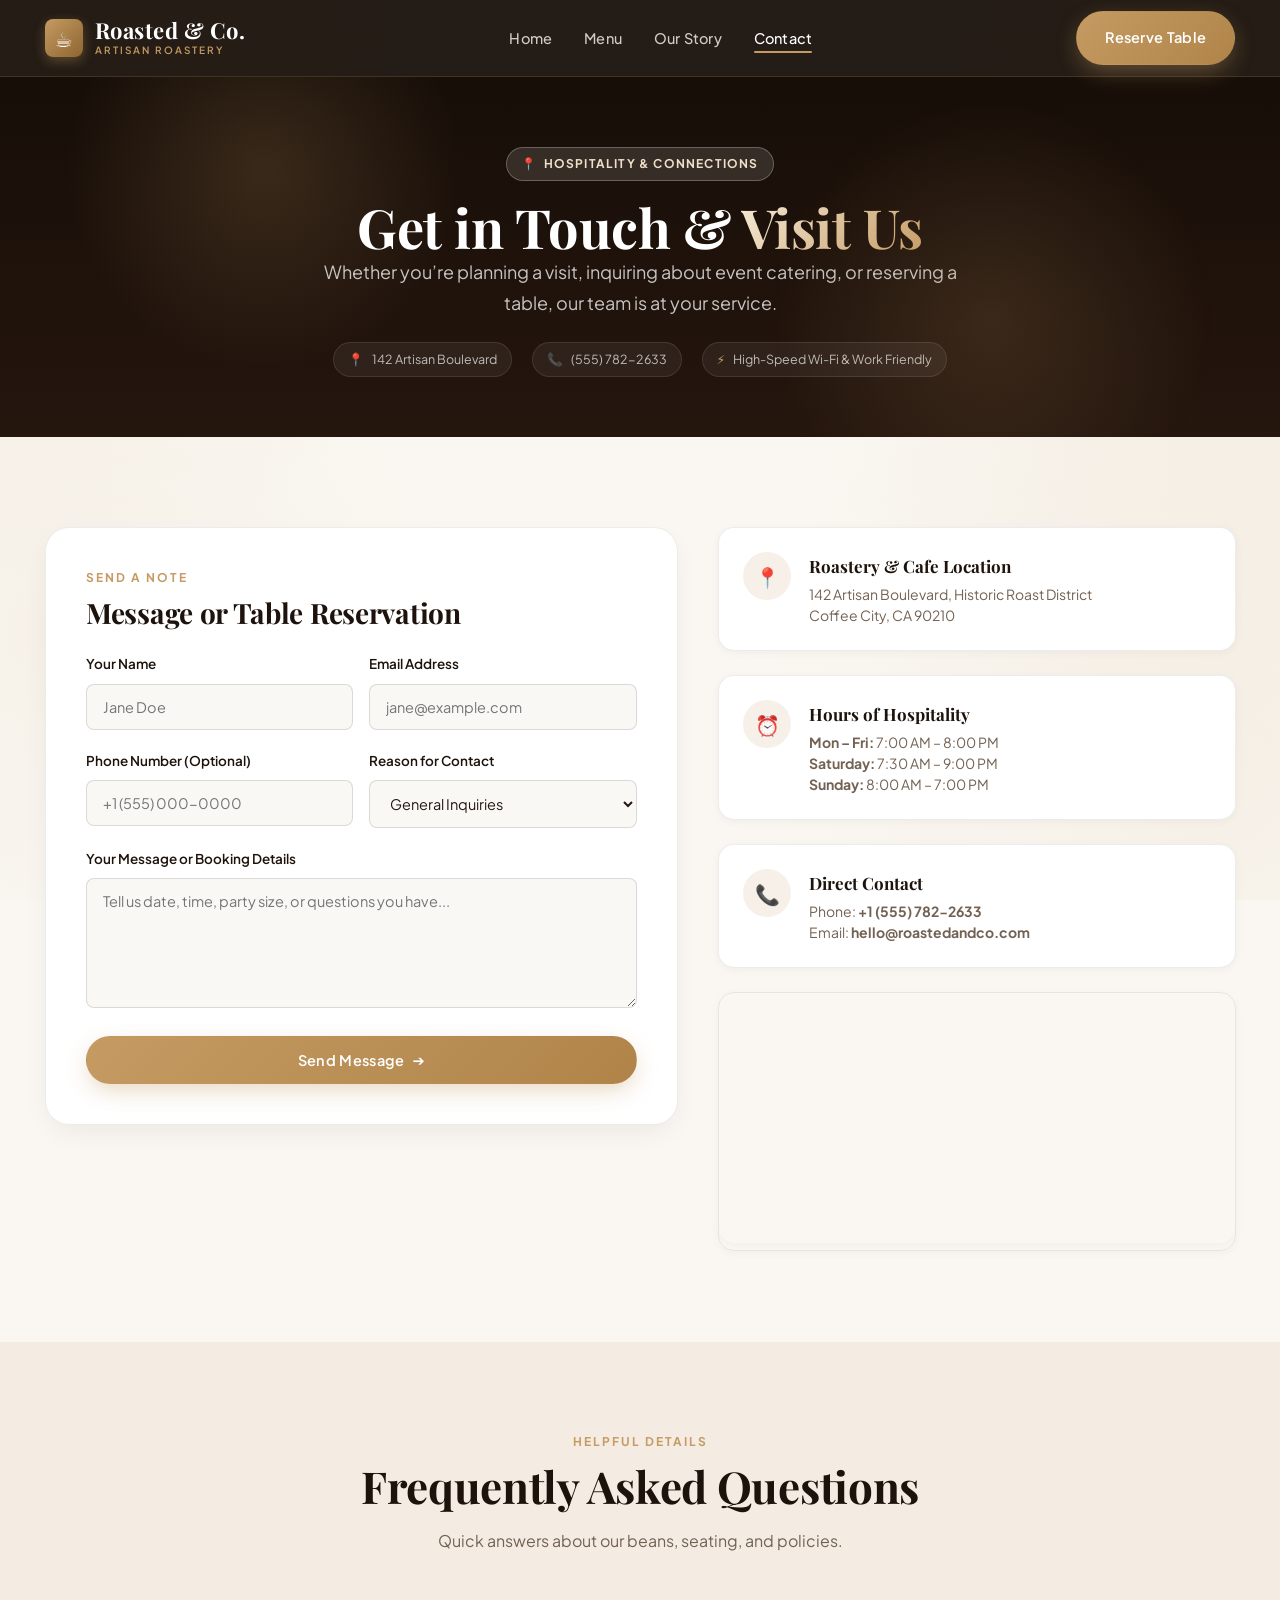
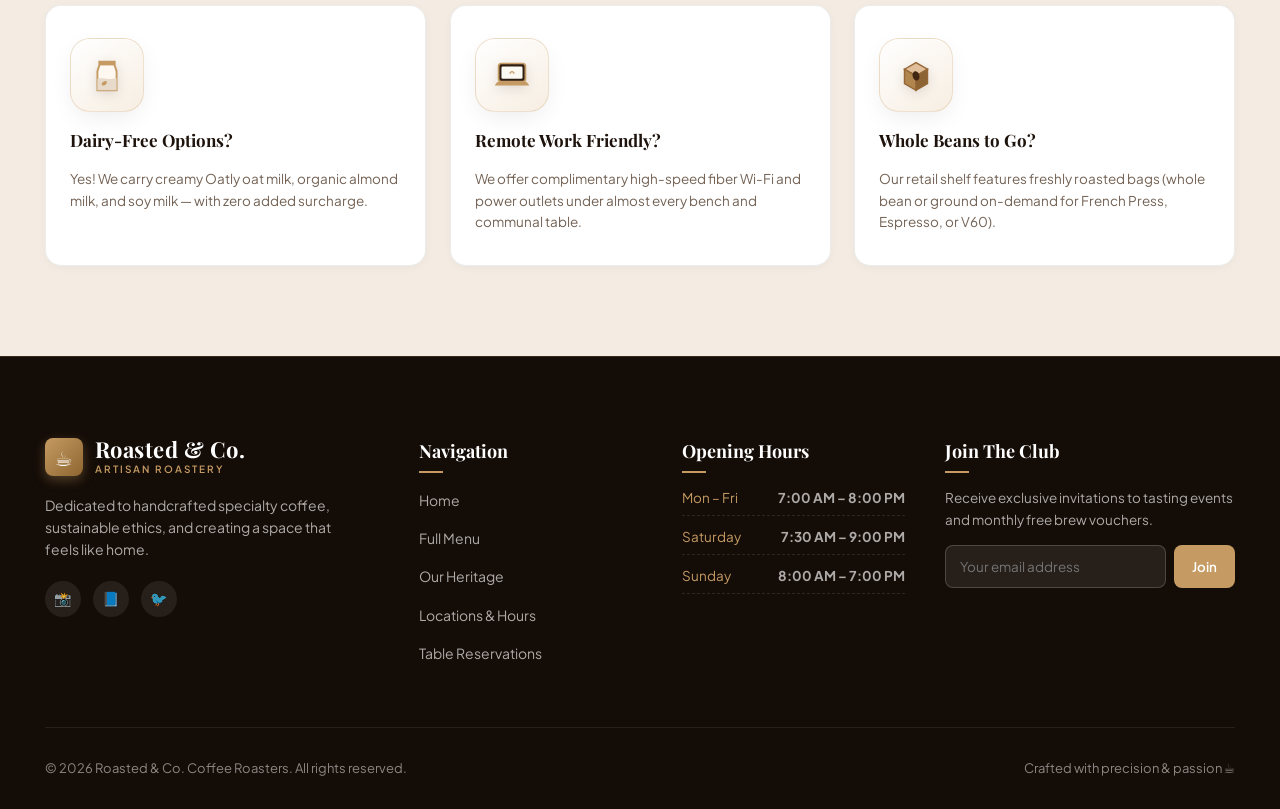
<file: contact.html>
<!DOCTYPE html>
<html lang="en">
<head>
  <meta charset="utf-8">
  <meta name="viewport" content="width=device-width, initial-scale=1" />
  <title>Contact & Visit — Roasted & Co. Artisanal Roastery</title>
  <meta name="description" content="Reach out to Roasted & Co. or visit our cozy roastery cafe in the heart of the city." />
  <link rel="preconnect" href="https://fonts.googleapis.com">
  <link rel="preconnect" href="https://fonts.gstatic.com" crossorigin>
  <link rel="stylesheet" href="./assets/css/styles.css" />
</head>
<body>

  <!-- Navigation -->
  <header class="nav">
    <div class="container nav-inner">
      <a class="brand" href="./index.html">
        <div class="brand-icon">☕</div>
        <div class="brand-text">
          <span class="brand-name">Roasted & Co.</span>
          <span class="brand-tag">Artisan Roastery</span>
        </div>
      </a>

      <ul class="nav-links" id="navLinks">
        <li><a href="./index.html">Home</a></li>
        <li><a href="./menu.html">Menu</a></li>
        <li><a href="./about.html">Our Story</a></li>
        <li><a href="./contact.html" class="active">Contact</a></li>
      </ul>

      <div class="nav-actions">
        <a href="./contact.html" class="btn btn-primary btn-nav">Reserve Table</a>
        <button class="nav-toggle" id="navToggle" aria-label="Toggle navigation" aria-expanded="false">☰</button>
      </div>
    </div>
  </header>

  <main>
    <!-- Header Banner (Hero Fade-Up Animation) -->
    <section class="page-banner">
      <div class="container" data-anim="hero-fade-up">
        <div class="pill-badge light" style="margin-bottom: 16px;">
          <span>📍</span> Hospitality & Connections
        </div>
        <h1 class="hero-title" style="font-size: clamp(34px, 4.5vw, 54px);">
          Get in Touch & <span>Visit Us</span>
        </h1>
        <p class="hero-desc" style="margin: 0 auto; max-width: 680px;">
          Whether you’re planning a visit, inquiring about event catering, or reserving a table, our team is at your service.
        </p>

        <div class="banner-pills-row">
          <div class="banner-pill-feature">
            <span>📍</span> 142 Artisan Boulevard
          </div>
          <div class="banner-pill-feature">
            <span>📞</span> (555) 782-2633
          </div>
          <div class="banner-pill-feature">
            <span>⚡</span> High-Speed Wi-Fi & Work Friendly
          </div>
        </div>
      </div>
    </section>

    <!-- Contact & Map Section -->
    <section>
      <div class="container">
        <div class="contact-layout">
          
          <!-- Contact / Booking Form (Envelope Unfold Animation) -->
          <div class="contact-card" data-anim="envelope-up">
            <span class="section-subtitle">Send a Note</span>
            <h2 class="section-title" style="font-size: 28px; margin-bottom: 24px;">Message or Table Reservation</h2>
            
            <form id="contactForm" onsubmit="handleFormSubmit(event)">
              <div style="display: grid; grid-template-columns: 1fr 1fr; gap: 16px;">
                <div class="form-group">
                  <label for="name">Your Name</label>
                  <input type="text" id="name" class="form-control" placeholder="Jane Doe" required />
                </div>
                <div class="form-group">
                  <label for="email">Email Address</label>
                  <input type="email" id="email" class="form-control" placeholder="jane@example.com" required />
                </div>
              </div>

              <div style="display: grid; grid-template-columns: 1fr 1fr; gap: 16px;">
                <div class="form-group">
                  <label for="phone">Phone Number (Optional)</label>
                  <input type="tel" id="phone" class="form-control" placeholder="+1 (555) 000-0000" />
                </div>
                <div class="form-group">
                  <label for="subject">Reason for Contact</label>
                  <select id="subject" class="form-control" style="cursor: pointer;">
                    <option value="general">General Inquiries</option>
                    <option value="table">Table Reservation</option>
                    <option value="event">Private Event & Catering</option>
                    <option value="wholesale">Whole Bean Wholesale</option>
                  </select>
                </div>
              </div>

              <div class="form-group">
                <label for="message">Your Message or Booking Details</label>
                <textarea id="message" class="form-control" placeholder="Tell us date, time, party size, or questions you have..." required></textarea>
              </div>

              <div id="formFeedback" style="display:none; padding: 14px; border-radius: var(--radius-sm); margin-bottom: 18px; background: #eaf8ee; color: #1e6b37; border: 1px solid #c2eccd; font-size: 14px; font-weight: 500;">
                ✓ Thank you! Your message has been received. Our team will get back to you shortly.
              </div>

              <button type="submit" class="btn btn-primary" style="width: 100%;">
                <span>Send Message</span> ➔
              </button>
            </form>
          </div>

          <!-- Cafe Information & Map (Slide Left Animation) -->
          <div class="contact-info-panel">
            
            <div class="info-item" data-anim="slide-left" data-delay="100">
              <div class="info-item-icon">📍</div>
              <div class="info-item-body">
                <h4>Roastery & Cafe Location</h4>
                <p>142 Artisan Boulevard, Historic Roast District<br>Coffee City, CA 90210</p>
              </div>
            </div>

            <div class="info-item" data-anim="slide-left" data-delay="200">
              <div class="info-item-icon">⏰</div>
              <div class="info-item-body">
                <h4>Hours of Hospitality</h4>
                <p>
                  <strong>Mon – Fri:</strong> 7:00 AM – 8:00 PM<br>
                  <strong>Saturday:</strong> 7:30 AM – 9:00 PM<br>
                  <strong>Sunday:</strong> 8:00 AM – 7:00 PM
                </p>
              </div>
            </div>

            <div class="info-item" data-anim="slide-left" data-delay="300">
              <div class="info-item-icon">📞</div>
              <div class="info-item-body">
                <h4>Direct Contact</h4>
                <p>
                  Phone: <strong>+1 (555) 782-2633</strong><br>
                  Email: <strong>hello@roastedandco.com</strong>
                </p>
              </div>
            </div>

            <!-- Map View -->
            <div data-anim="slide-left" data-delay="400" style="border-radius: var(--radius-md); overflow: hidden; box-shadow: var(--shadow-sm); border: 1px solid var(--color-border-subtle);">
              <iframe class="map-embed" title="Roasted and Co Cafe Location" src="https://www.google.com/maps/embed?pb=!1m18!1m12!1m3!1d3153.176924294311!2d-122.419415!3d37.774929!2m3!1f0!2f0!3f0!3m2!1i1024!2i768!4f13.1!3m3!1m2!1s0x8085809c6c8f4459%3A0xb10ed6d9b5050fa5!2sCoffee%20Shop!5e0!3m2!1sen!2sus!4v1610000000000" loading="lazy"></iframe>
            </div>

          </div>

        </div>
      </div>
    </section>

    <!-- FAQ Section (3D Tilt-Rise Animation) -->
    <section class="features-section">
      <div class="container">
        <div class="section-head" data-anim="hero-fade-up">
          <span class="section-subtitle">Helpful Details</span>
          <h2 class="section-title">Frequently Asked Questions</h2>
          <p class="section-desc">Quick answers about our beans, seating, and policies.</p>
        </div>

        <div class="features-grid" style="grid-template-columns: repeat(3, 1fr);">
          <div class="feature-box" data-anim="tilt-rise" data-delay="100" style="text-align: left; align-items: flex-start;">
            <div class="feature-icon-wrap" style="align-self: flex-start;">
              <svg class="feature-svg" viewBox="0 0 48 48" fill="none" xmlns="http://www.w3.org/2000/svg">
                <path d="M16 10H32V14L34 20V40H14V20L16 14V10Z" fill="#fff8f0" stroke="#c59b63" stroke-width="2"/>
                <path d="M16 10H32V14H16V10Z" fill="#c59b63"/>
                <path d="M14 28C18 26 24 30 34 27V40H14V28Z" fill="#e8dacb"/>
                <path d="M24 31C24 33 22 35 20 35C18 35 18 33 19 32C20 31 22 29 24 31Z" fill="#c59b63"/>
              </svg>
            </div>
            <h3 class="feature-title" style="font-size: 17px;">Dairy-Free Options?</h3>
            <p class="feature-desc">Yes! We carry creamy Oatly oat milk, organic almond milk, and soy milk — with zero added surcharge.</p>
          </div>

          <div class="feature-box" data-anim="tilt-rise" data-delay="250" style="text-align: left; align-items: flex-start;">
            <div class="feature-icon-wrap" style="align-self: flex-start;">
              <svg class="feature-svg" viewBox="0 0 48 48" fill="none" xmlns="http://www.w3.org/2000/svg">
                <rect x="10" y="12" width="28" height="19" rx="3" fill="#2d1e14" stroke="#c59b63" stroke-width="1.8"/>
                <path d="M6 35H42C42 35 40 31 38 31H10C8 31 6 35 6 35Z" fill="#c59b63"/>
                <rect x="13" y="15" width="22" height="13" rx="1.5" fill="#fcf8f2"/>
                <path d="M22 22C23 20 25 20 26 22" stroke="#c59b63" stroke-width="1.5" stroke-linecap="round"/>
              </svg>
            </div>
            <h3 class="feature-title" style="font-size: 17px;">Remote Work Friendly?</h3>
            <p class="feature-desc">We offer complimentary high-speed fiber Wi-Fi and power outlets under almost every bench and communal table.</p>
          </div>

          <div class="feature-box" data-anim="tilt-rise" data-delay="400" style="text-align: left; align-items: flex-start;">
            <div class="feature-icon-wrap" style="align-self: flex-start;">
              <svg class="feature-svg" viewBox="0 0 48 48" fill="none" xmlns="http://www.w3.org/2000/svg">
                <path d="M12 18L24 11L36 18L24 25L12 18Z" fill="#dfbe99" stroke="#966736" stroke-width="1.5"/>
                <path d="M12 18V33L24 40V25L12 18Z" fill="#b0864e" stroke="#966736" stroke-width="1.5"/>
                <path d="M36 18V33L24 40V25L36 18Z" fill="#8c6433" stroke="#966736" stroke-width="1.5"/>
                <ellipse cx="24" cy="25" rx="3.5" ry="5" transform="rotate(-15 24 25)" fill="#422513"/>
              </svg>
            </div>
            <h3 class="feature-title" style="font-size: 17px;">Whole Beans to Go?</h3>
            <p class="feature-desc">Our retail shelf features freshly roasted bags (whole bean or ground on-demand for French Press, Espresso, or V60).</p>
          </div>
        </div>
      </div>
    </section>
  </main>

  <!-- Footer (Envelope Unfold Animation) -->
  <footer class="footer" data-anim="envelope-up">
    <div class="container">
      <div class="footer-top">
        <div class="footer-brand">
          <a class="brand" href="./index.html">
            <div class="brand-icon">☕</div>
            <div class="brand-text">
              <span class="brand-name">Roasted & Co.</span>
              <span class="brand-tag">Artisan Roastery</span>
            </div>
          </a>
          <p>
            Dedicated to handcrafted specialty coffee, sustainable ethics, and creating a space that feels like home.
          </p>
          <div class="social-links">
            <a href="#" class="social-btn" aria-label="Instagram">📸</a>
            <a href="#" class="social-btn" aria-label="Facebook">📘</a>
            <a href="#" class="social-btn" aria-label="Twitter">🐦</a>
          </div>
        </div>

        <div>
          <h4 class="footer-title">Navigation</h4>
          <ul class="footer-links">
            <li><a href="./index.html">Home</a></li>
            <li><a href="./menu.html">Full Menu</a></li>
            <li><a href="./about.html">Our Heritage</a></li>
            <li><a href="./contact.html">Locations & Hours</a></li>
            <li><a href="./contact.html">Table Reservations</a></li>
          </ul>
        </div>

        <div>
          <h4 class="footer-title">Opening Hours</h4>
          <ul class="footer-hours-list">
            <li><span>Mon – Fri</span> <strong>7:00 AM – 8:00 PM</strong></li>
            <li><span>Saturday</span> <strong>7:30 AM – 9:00 PM</strong></li>
            <li><span>Sunday</span> <strong>8:00 AM – 7:00 PM</strong></li>
          </ul>
        </div>

        <div class="newsletter-box">
          <h4 class="footer-title">Join The Club</h4>
          <p>Receive exclusive invitations to tasting events and monthly free brew vouchers.</p>
          <form class="newsletter-form" onsubmit="event.preventDefault(); alert('Welcome to Roasted & Co. Club!');">
            <input type="email" class="newsletter-input" placeholder="Your email address" required />
            <button type="submit" class="newsletter-btn">Join</button>
          </form>
        </div>
      </div>

      <div class="footer-bottom">
        <div>© <span id="year"></span> Roasted & Co. Coffee Roasters. All rights reserved.</div>
        <div>Crafted with precision & passion ☕</div>
      </div>
    </div>
  </footer>

  <script src="./assets/js/animations.js"></script>
  <script>
    // Responsive Navbar Toggle
    const navToggle = document.getElementById('navToggle');
    const navLinks = document.getElementById('navLinks');
    if (navToggle && navLinks) {
      navToggle.addEventListener('click', () => {
        const isOpen = navLinks.classList.toggle('open');
        navToggle.setAttribute('aria-expanded', String(isOpen));
      });
    }

    // Dynamic Year
    const yearEl = document.getElementById('year');
    if (yearEl) yearEl.textContent = new Date().getFullYear();

    // Form Handling Feedback
    function handleFormSubmit(e) {
      e.preventDefault();
      const feedback = document.getElementById('formFeedback');
      feedback.style.display = 'block';
      document.getElementById('contactForm').reset();
      setTimeout(() => {
        feedback.scrollIntoView({ behavior: 'smooth', block: 'center' });
      }, 100);
    }
  </script>
</body>
</html>
</file>
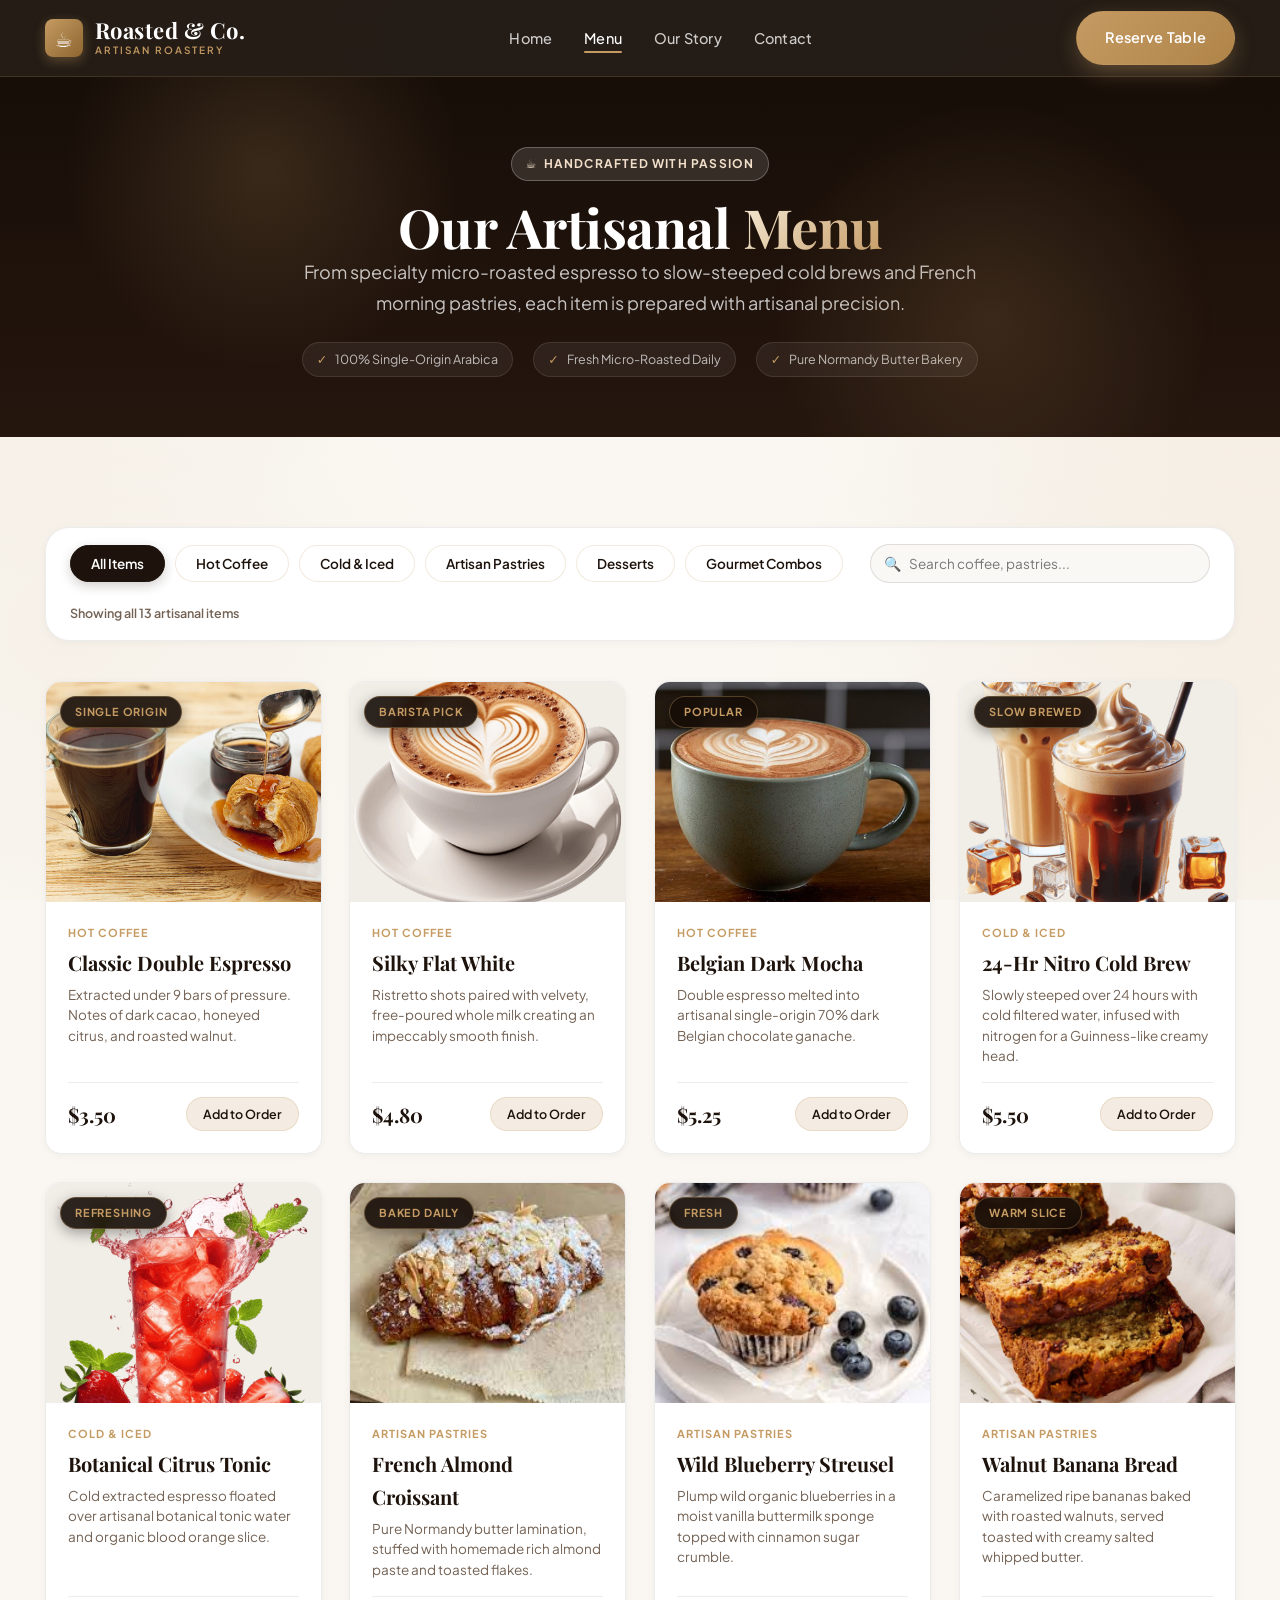
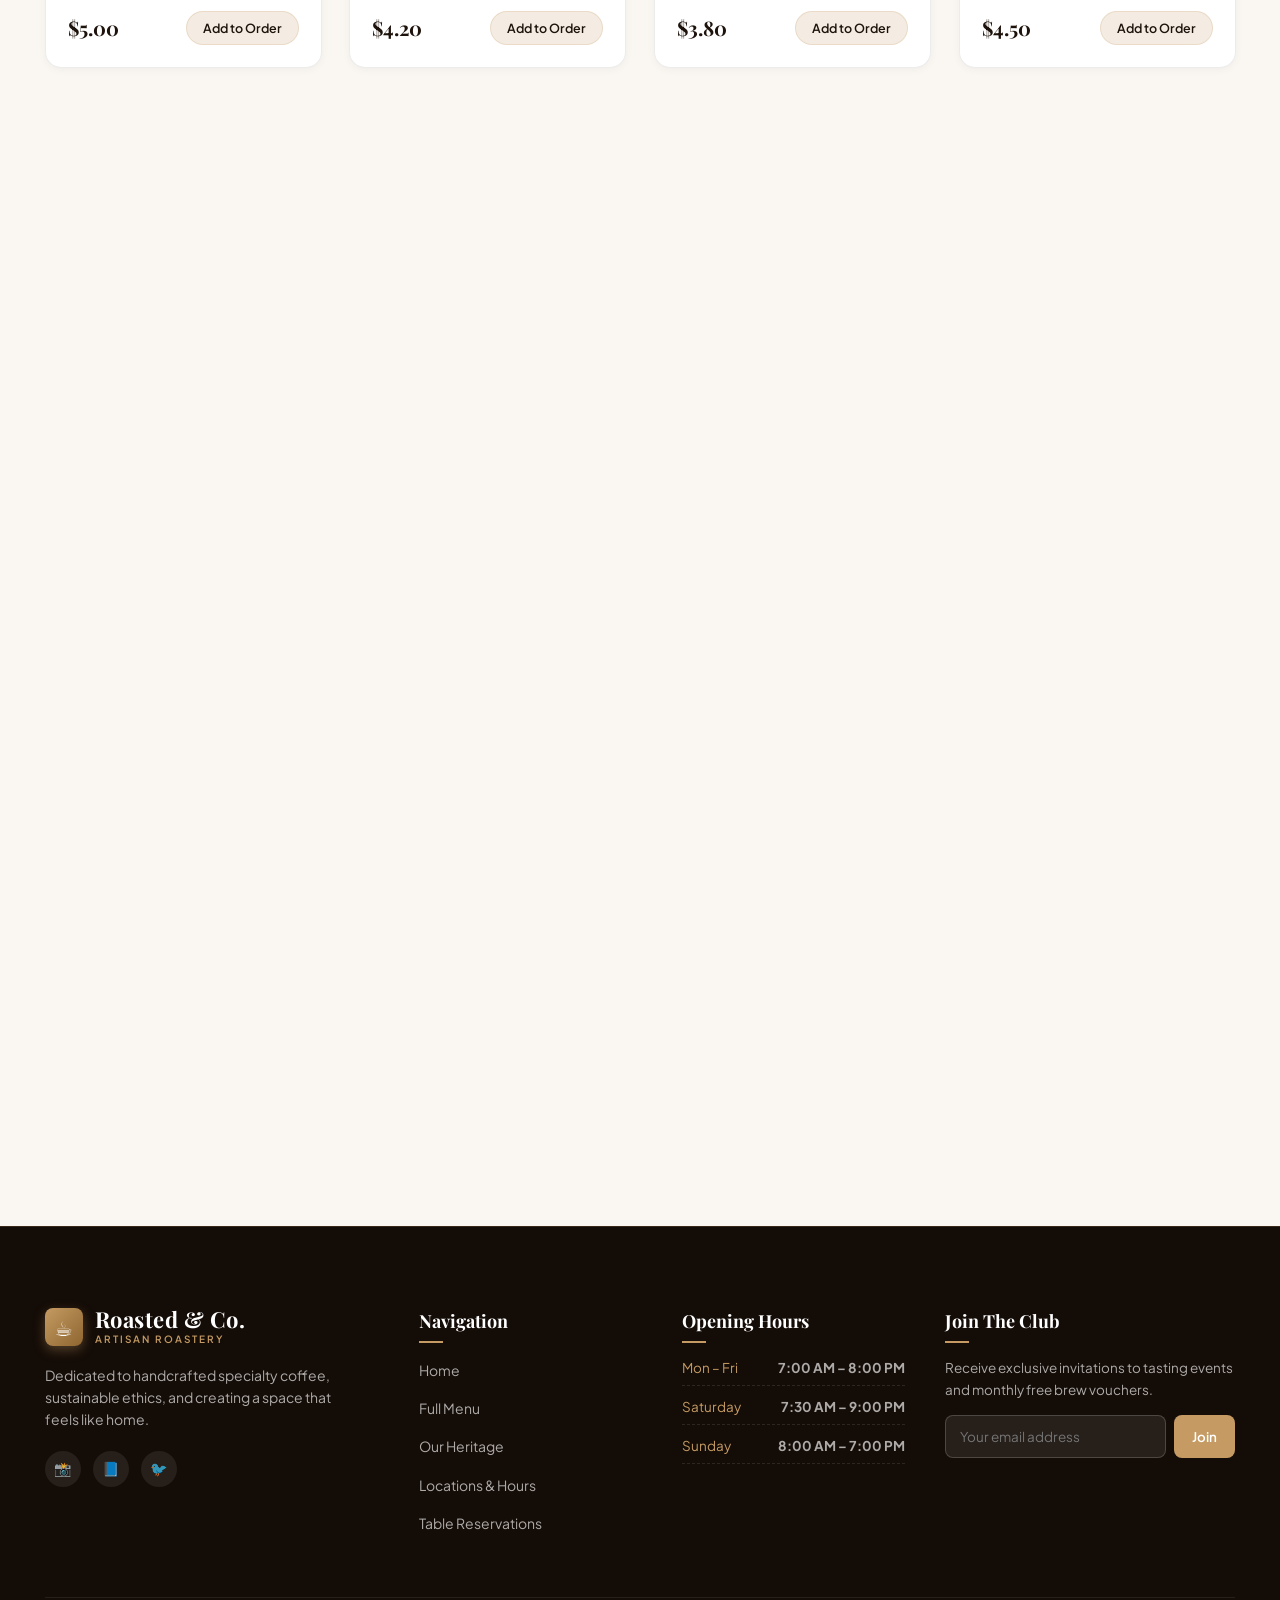
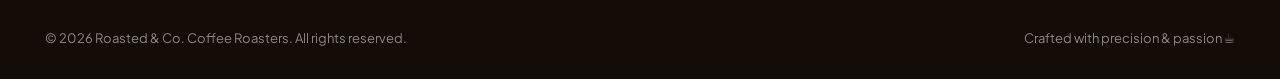
<file: menu.html>
<!DOCTYPE html>
<html lang="en">
<head>
  <meta charset="utf-8">
  <meta name="viewport" content="width=device-width, initial-scale=1" />
  <title>Menu — Roasted & Co. Artisanal Roastery</title>
  <meta name="description" content="Explore our artisanal coffee drinks, single-origin pour-overs, baked pastries, and fine desserts." />
  <link rel="preconnect" href="https://fonts.googleapis.com">
  <link rel="preconnect" href="https://fonts.gstatic.com" crossorigin>
  <link rel="stylesheet" href="./assets/css/styles.css" />
</head>
<body>

  <!-- Navigation -->
  <header class="nav">
    <div class="container nav-inner">
      <a class="brand" href="./index.html">
        <div class="brand-icon">☕</div>
        <div class="brand-text">
          <span class="brand-name">Roasted & Co.</span>
          <span class="brand-tag">Artisan Roastery</span>
        </div>
      </a>

      <ul class="nav-links" id="navLinks">
        <li><a href="./index.html">Home</a></li>
        <li><a href="./menu.html" class="active">Menu</a></li>
        <li><a href="./about.html">Our Story</a></li>
        <li><a href="./contact.html">Contact</a></li>
      </ul>

      <div class="nav-actions">
        <a href="./contact.html" class="btn btn-primary btn-nav">Reserve Table</a>
        <button class="nav-toggle" id="navToggle" aria-label="Toggle navigation" aria-expanded="false">☰</button>
      </div>
    </div>
  </header>

  <main>
    <!-- Page Header Banner (Hero Fade-Up Animation) -->
    <section class="page-banner">
      <div class="container" data-anim="hero-fade-up">
        <div class="pill-badge light" style="margin-bottom: 16px;">
          <span>☕</span> Handcrafted With Passion
        </div>
        <h1 class="hero-title" style="font-size: clamp(34px, 4.5vw, 54px);">
          Our Artisanal <span>Menu</span>
        </h1>
        <p class="hero-desc" style="margin: 0 auto; max-width: 680px;">
          From specialty micro-roasted espresso to slow-steeped cold brews and French morning pastries, each item is prepared with artisanal precision.
        </p>

        <div class="banner-pills-row">
          <div class="banner-pill-feature">
            <span>✓</span> 100% Single-Origin Arabica
          </div>
          <div class="banner-pill-feature">
            <span>✓</span> Fresh Micro-Roasted Daily
          </div>
          <div class="banner-pill-feature">
            <span>✓</span> Pure Normandy Butter Bakery
          </div>
        </div>
      </div>
    </section>

    <!-- Menu Section with Filters -->
    <section>
      <div class="container">
        <!-- Modern Menu Toolbar (Envelope Unfold Animation) -->
        <div class="menu-toolbar" data-anim="envelope-up">
          <div class="menu-filters">
            <button class="filter-btn active" data-filter="all">All Items</button>
            <button class="filter-btn" data-filter="hot">Hot Coffee</button>
            <button class="filter-btn" data-filter="cold">Cold & Iced</button>
            <button class="filter-btn" data-filter="pastries">Artisan Pastries</button>
            <button class="filter-btn" data-filter="desserts">Desserts</button>
            <button class="filter-btn" data-filter="combos">Gourmet Combos</button>
          </div>

          <div class="menu-search-wrap">
            <span class="menu-search-icon">🔍</span>
            <input type="text" id="menuSearch" class="menu-search-input" placeholder="Search coffee, pastries..." />
          </div>

          <div class="menu-count-badge" id="menuCount">
            Showing all 13 artisanal items
          </div>
        </div>

        <!-- Menu Grid (Staggered Cascade Blur-to-Focus Animation) -->
        <div class="grid-cards" id="menuGrid">
          
          <!-- Item 1: Espresso -->
          <article class="product-card" data-category="hot" data-anim="cascade-card" data-delay="50">
            <div class="card-thumb-wrap">
              <span class="card-tag">Single Origin</span>
              <img src="./assets/images/gallery-6.jpg" alt="Double shot espresso" />
            </div>
            <div class="product-card-body">
              <span class="card-category">Hot Coffee</span>
              <h3 class="card-title">Classic Double Espresso</h3>
              <p class="card-desc">Extracted under 9 bars of pressure. Notes of dark cacao, honeyed citrus, and roasted walnut.</p>
              <div class="card-footer">
                <span class="card-price">$3.50</span>
                <button class="btn-order-sm" onclick="alert('Added Classic Double Espresso to order!')">Add to Order</button>
              </div>
            </div>
          </article>

          <!-- Item 2: Flat White -->
          <article class="product-card" data-category="hot" data-anim="cascade-card" data-delay="100">
            <div class="card-thumb-wrap">
              <span class="card-tag">Barista Pick</span>
              <img src="./assets/images/hot-beverages.png" alt="Silky Flat White" />
            </div>
            <div class="product-card-body">
              <span class="card-category">Hot Coffee</span>
              <h3 class="card-title">Silky Flat White</h3>
              <p class="card-desc">Ristretto shots paired with velvety, free-poured whole milk creating an impeccably smooth finish.</p>
              <div class="card-footer">
                <span class="card-price">$4.80</span>
                <button class="btn-order-sm" onclick="alert('Added Silky Flat White to order!')">Add to Order</button>
              </div>
            </div>
          </article>

          <!-- Item 3: Mocha -->
          <article class="product-card" data-category="hot" data-anim="cascade-card" data-delay="150">
            <div class="card-thumb-wrap">
              <span class="card-tag">Popular</span>
              <img src="./assets/images/Mocha.jpg" alt="Rich Mocha" />
            </div>
            <div class="product-card-body">
              <span class="card-category">Hot Coffee</span>
              <h3 class="card-title">Belgian Dark Mocha</h3>
              <p class="card-desc">Double espresso melted into artisanal single-origin 70% dark Belgian chocolate ganache.</p>
              <div class="card-footer">
                <span class="card-price">$5.25</span>
                <button class="btn-order-sm" onclick="alert('Added Belgian Dark Mocha to order!')">Add to Order</button>
              </div>
            </div>
          </article>

          <!-- Item 4: Cold Brew -->
          <article class="product-card" data-category="cold" data-anim="cascade-card" data-delay="200">
            <div class="card-thumb-wrap">
              <span class="card-tag">Slow Brewed</span>
              <img src="./assets/images/cold-beverages.png" alt="Cold Brew Coffee" />
            </div>
            <div class="product-card-body">
              <span class="card-category">Cold & Iced</span>
              <h3 class="card-title">24-Hr Nitro Cold Brew</h3>
              <p class="card-desc">Slowly steeped over 24 hours with cold filtered water, infused with nitrogen for a Guinness-like creamy head.</p>
              <div class="card-footer">
                <span class="card-price">$5.50</span>
                <button class="btn-order-sm" onclick="alert('Added Nitro Cold Brew to order!')">Add to Order</button>
              </div>
            </div>
          </article>

          <!-- Item 5: Iced Refreshment -->
          <article class="product-card" data-category="cold" data-anim="cascade-card" data-delay="250">
            <div class="card-thumb-wrap">
              <span class="card-tag">Refreshing</span>
              <img src="./assets/images/refreshment.png" alt="Sparkling Fruit Refreshment" />
            </div>
            <div class="product-card-body">
              <span class="card-category">Cold & Iced</span>
              <h3 class="card-title">Botanical Citrus Tonic</h3>
              <p class="card-desc">Cold extracted espresso floated over artisanal botanical tonic water and organic blood orange slice.</p>
              <div class="card-footer">
                <span class="card-price">$5.00</span>
                <button class="btn-order-sm" onclick="alert('Added Botanical Citrus Tonic to order!')">Add to Order</button>
              </div>
            </div>
          </article>

          <!-- Item 6: Almond Croissant -->
          <article class="product-card" data-category="pastries" data-anim="cascade-card" data-delay="300">
            <div class="card-thumb-wrap">
              <span class="card-tag">Baked Daily</span>
              <img src="./assets/images/Almond Croissant.jpeg" alt="Almond Croissant" />
            </div>
            <div class="product-card-body">
              <span class="card-category">Artisan Pastries</span>
              <h3 class="card-title">French Almond Croissant</h3>
              <p class="card-desc">Pure Normandy butter lamination, stuffed with homemade rich almond paste and toasted flakes.</p>
              <div class="card-footer">
                <span class="card-price">$4.20</span>
                <button class="btn-order-sm" onclick="alert('Added French Almond Croissant to order!')">Add to Order</button>
              </div>
            </div>
          </article>

          <!-- Item 7: Blueberry Muffin -->
          <article class="product-card" data-category="pastries" data-anim="cascade-card" data-delay="350">
            <div class="card-thumb-wrap">
              <span class="card-tag">Fresh</span>
              <img src="./assets/images/Blueberry Muffin.jpeg" alt="Blueberry Muffin" />
            </div>
            <div class="product-card-body">
              <span class="card-category">Artisan Pastries</span>
              <h3 class="card-title">Wild Blueberry Streusel</h3>
              <p class="card-desc">Plump wild organic blueberries in a moist vanilla buttermilk sponge topped with cinnamon sugar crumble.</p>
              <div class="card-footer">
                <span class="card-price">$3.80</span>
                <button class="btn-order-sm" onclick="alert('Added Wild Blueberry Streusel to order!')">Add to Order</button>
              </div>
            </div>
          </article>

          <!-- Item 8: Banana Bread -->
          <article class="product-card" data-category="pastries" data-anim="cascade-card" data-delay="400">
            <div class="card-thumb-wrap">
              <span class="card-tag">Warm Slice</span>
              <img src="./assets/images/Banana Bread.jpg" alt="Toasted Banana Bread" />
            </div>
            <div class="product-card-body">
              <span class="card-category">Artisan Pastries</span>
              <h3 class="card-title">Walnut Banana Bread</h3>
              <p class="card-desc">Caramelized ripe bananas baked with roasted walnuts, served toasted with creamy salted whipped butter.</p>
              <div class="card-footer">
                <span class="card-price">$4.50</span>
                <button class="btn-order-sm" onclick="alert('Added Walnut Banana Bread to order!')">Add to Order</button>
              </div>
            </div>
          </article>

          <!-- Item 9: Tiramisu -->
          <article class="product-card" data-category="desserts" data-anim="cascade-card" data-delay="450">
            <div class="card-thumb-wrap">
              <span class="card-tag">Signature</span>
              <img src="./assets/images/Tiramisu.jpg" alt="Classic Tiramisu" />
            </div>
            <div class="product-card-body">
              <span class="card-category">Desserts</span>
              <h3 class="card-title">Artisan Espresso Tiramisu</h3>
              <p class="card-desc">Authentic Italian mascarpone whip layered over Savoiardi biscuits soaked in our single-origin house espresso.</p>
              <div class="card-footer">
                <span class="card-price">$6.50</span>
                <button class="btn-order-sm" onclick="alert('Added Espresso Tiramisu to order!')">Add to Order</button>
              </div>
            </div>
          </article>

          <!-- Item 10: Baked Cheesecake -->
          <article class="product-card" data-category="desserts" data-anim="cascade-card" data-delay="500">
            <div class="card-thumb-wrap">
              <span class="card-tag">House Favorite</span>
              <img src="./assets/images/Baked Cheesecake.jpeg" alt="Baked Cheesecake" />
            </div>
            <div class="product-card-body">
              <span class="card-category">Desserts</span>
              <h3 class="card-title">San Sebastián Burnt Cheesecake</h3>
              <p class="card-desc">Basque-style caramelized crust with a molten, creamy center and subtle hints of Bourbon vanilla.</p>
              <div class="card-footer">
                <span class="card-price">$6.80</span>
                <button class="btn-order-sm" onclick="alert('Added Burnt Cheesecake to order!')">Add to Order</button>
              </div>
            </div>
          </article>

          <!-- Item 11: Chocolate Cake -->
          <article class="product-card" data-category="desserts" data-anim="cascade-card" data-delay="550">
            <div class="card-thumb-wrap">
              <span class="card-tag">Decadent</span>
              <img src="./assets/images/Chocolate Cake.jpg" alt="Rich Chocolate Cake" />
            </div>
            <div class="product-card-body">
              <span class="card-category">Desserts</span>
              <h3 class="card-title">Dark Fudge Truffle Cake</h3>
              <p class="card-desc">Triple-layer Valrhona dark chocolate sponge filled with silky chocolate ganache and chocolate curls.</p>
              <div class="card-footer">
                <span class="card-price">$6.50</span>
                <button class="btn-order-sm" onclick="alert('Added Truffle Cake to order!')">Add to Order</button>
              </div>
            </div>
          </article>

          <!-- Item 12: Breakfast Combo -->
          <article class="product-card" data-category="combos" data-anim="cascade-card" data-delay="600">
            <div class="card-thumb-wrap">
              <span class="card-tag">Special Value</span>
              <img src="./assets/images/special-combo.png" alt="Morning Breakfast Combo" />
            </div>
            <div class="product-card-body">
              <span class="card-category">Gourmet Combos</span>
              <h3 class="card-title">Artisan Breakfast Trio</h3>
              <p class="card-desc">Freshly baked croissant, soft scramble with avocado on sourdough, and your choice of large hot brew.</p>
              <div class="card-footer">
                <span class="card-price">$11.50</span>
                <button class="btn-order-sm" onclick="alert('Added Breakfast Trio to order!')">Add to Order</button>
              </div>
            </div>
          </article>

          <!-- Item 13: Burger Combo -->
          <article class="product-card" data-category="combos" data-anim="cascade-card" data-delay="650">
            <div class="card-thumb-wrap">
              <span class="card-tag">Chef's Lunch</span>
              <img src="./assets/images/burger-frenchfries.png" alt="Artisan Burger and Fries" />
            </div>
            <div class="product-card-body">
              <span class="card-category">Gourmet Combos</span>
              <h3 class="card-title">Truffle Brioche Burger & Fries</h3>
              <p class="card-desc">Handcrafted beef patty, aged cheddar, truffle aioli on toasted brioche bun with crispy herb french fries.</p>
              <div class="card-footer">
                <span class="card-price">$13.90</span>
                <button class="btn-order-sm" onclick="alert('Added Brioche Burger to order!')">Add to Order</button>
              </div>
            </div>
          </article>

        </div>
      </div>
    </section>
  </main>

  <!-- Footer (Envelope Unfold Animation) -->
  <footer class="footer" data-anim="envelope-up">
    <div class="container">
      <div class="footer-top">
        <div class="footer-brand">
          <a class="brand" href="./index.html">
            <div class="brand-icon">☕</div>
            <div class="brand-text">
              <span class="brand-name">Roasted & Co.</span>
              <span class="brand-tag">Artisan Roastery</span>
            </div>
          </a>
          <p>
            Dedicated to handcrafted specialty coffee, sustainable ethics, and creating a space that feels like home.
          </p>
          <div class="social-links">
            <a href="#" class="social-btn" aria-label="Instagram">📸</a>
            <a href="#" class="social-btn" aria-label="Facebook">📘</a>
            <a href="#" class="social-btn" aria-label="Twitter">🐦</a>
          </div>
        </div>

        <div>
          <h4 class="footer-title">Navigation</h4>
          <ul class="footer-links">
            <li><a href="./index.html">Home</a></li>
            <li><a href="./menu.html">Full Menu</a></li>
            <li><a href="./about.html">Our Heritage</a></li>
            <li><a href="./contact.html">Locations & Hours</a></li>
            <li><a href="./contact.html">Table Reservations</a></li>
          </ul>
        </div>

        <div>
          <h4 class="footer-title">Opening Hours</h4>
          <ul class="footer-hours-list">
            <li><span>Mon – Fri</span> <strong>7:00 AM – 8:00 PM</strong></li>
            <li><span>Saturday</span> <strong>7:30 AM – 9:00 PM</strong></li>
            <li><span>Sunday</span> <strong>8:00 AM – 7:00 PM</strong></li>
          </ul>
        </div>

        <div class="newsletter-box">
          <h4 class="footer-title">Join The Club</h4>
          <p>Receive exclusive invitations to tasting events and monthly free brew vouchers.</p>
          <form class="newsletter-form" onsubmit="event.preventDefault(); alert('Welcome to Roasted & Co. Club!');">
            <input type="email" class="newsletter-input" placeholder="Your email address" required />
            <button type="submit" class="newsletter-btn">Join</button>
          </form>
        </div>
      </div>

      <div class="footer-bottom">
        <div>© <span id="year"></span> Roasted & Co. Coffee Roasters. All rights reserved.</div>
        <div>Crafted with precision & passion ☕</div>
      </div>
    </div>
  </footer>

  <script src="./assets/js/animations.js"></script>
  <script>
    // Responsive Navbar Toggle
    const navToggle = document.getElementById('navToggle');
    const navLinks = document.getElementById('navLinks');
    if (navToggle && navLinks) {
      navToggle.addEventListener('click', () => {
        const isOpen = navLinks.classList.toggle('open');
        navToggle.setAttribute('aria-expanded', String(isOpen));
      });
    }

    // Dynamic Year
    const yearEl = document.getElementById('year');
    if (yearEl) yearEl.textContent = new Date().getFullYear();

    // Enhanced Menu Filter & Live Search Script
    const filterButtons = document.querySelectorAll('.filter-btn');
    const menuItems = document.querySelectorAll('#menuGrid .product-card');
    const menuSearch = document.getElementById('menuSearch');
    const menuCount = document.getElementById('menuCount');

    let currentFilter = 'all';
    let currentQuery = '';

    function updateMenuDisplay() {
      let visibleCount = 0;

      menuItems.forEach(item => {
        const category = item.getAttribute('data-category');
        const title = item.querySelector('.card-title').textContent.toLowerCase();
        const desc = item.querySelector('.card-desc').textContent.toLowerCase();

        const matchesFilter = (currentFilter === 'all' || category === currentFilter);
        const matchesQuery = (!currentQuery || title.includes(currentQuery) || desc.includes(currentQuery));

        if (matchesFilter && matchesQuery) {
          item.style.display = 'flex';
          visibleCount++;
        } else {
          item.style.display = 'none';
        }
      });

      if (menuCount) {
        menuCount.textContent = `Showing ${visibleCount} artisanal item${visibleCount === 1 ? '' : 's'}`;
      }
    }

    filterButtons.forEach(btn => {
      btn.addEventListener('click', () => {
        filterButtons.forEach(b => b.classList.remove('active'));
        btn.classList.add('active');
        currentFilter = btn.getAttribute('data-filter');
        updateMenuDisplay();
      });
    });

    if (menuSearch) {
      menuSearch.addEventListener('input', (e) => {
        currentQuery = e.target.value.trim().toLowerCase();
        updateMenuDisplay();
      });
    }
  </script>
</body>
</html>
</file>
<file: assets/css/styles.css>
/* ========================================================
   ROASTED & CO. — LUXURY ARTISAN CAFE STYLES
   ======================================================== */

@import url('https://fonts.googleapis.com/css2?family=Playfair+Display:ital,wght@0,500;0,600;0,700;1,400&family=Plus+Jakarta+Sans:wght@300;400;500;600;700&display=swap');

:root {
  /* Color Palette */
  --color-primary: #1e130c;       /* Deep Espresso */
  --color-primary-light: #2c1d14; /* Roasted Bean */
  --color-accent: #c59b63;        /* Warm Gold / Caramel */
  --color-accent-hover: #b0854c;  /* Darker Gold */
  --color-accent-light: #f4ece1;  /* Soft Cream Accent */
  
  --color-bg: #faf7f2;            /* Creamy Paper Background */
  --color-surface: #ffffff;       /* Pure White Card */
  --color-surface-soft: #f4ece2;  /* Warm Sand Surface */
  --color-surface-dark: #170e08;  /* Luxury Dark Background */
  
  --color-text: #231710;          /* High-contrast Warm Text */
  --color-text-muted: #736254;    /* Subtle Secondary Text */
  --color-text-light: #fbf7f2;    /* Inverted Text */
  
  --color-border: rgba(197, 155, 99, 0.22);
  --color-border-subtle: rgba(35, 23, 16, 0.08);

  /* Typography */
  --font-serif: 'Playfair Display', Georgia, serif;
  --font-sans: 'Plus Jakarta Sans', system-ui, -apple-system, BlinkMacSystemFont, 'Segoe UI', Roboto, sans-serif;

  /* Shadows & Elevations */
  --shadow-sm: 0 2px 8px rgba(30, 19, 12, 0.04);
  --shadow-md: 0 10px 30px -8px rgba(30, 19, 12, 0.08);
  --shadow-lg: 0 22px 50px -12px rgba(30, 19, 12, 0.14);
  --shadow-glow: 0 0 40px rgba(197, 155, 99, 0.25);

  /* Borders & Spacing */
  --radius-sm: 8px;
  --radius-md: 16px;
  --radius-lg: 24px;
  --radius-full: 9999px;
  --max-w: 1440px;
  --transition: all 0.3s cubic-bezier(0.16, 1, 0.3, 1);
}

/* Base Reset */
*, *::before, *::after {
  box-sizing: border-box;
  margin: 0;
  padding: 0;
}

html {
  scroll-behavior: smooth;
  font-size: 16px;
}

body {
  font-family: var(--font-sans);
  background-color: var(--color-bg);
  background-image: 
    radial-gradient(circle at 0% 12%, rgba(197, 155, 99, 0.09) 0%, transparent 32%),
    radial-gradient(circle at 100% 35%, rgba(197, 155, 99, 0.09) 0%, transparent 36%),
    radial-gradient(circle at 5% 70%, rgba(197, 155, 99, 0.07) 0%, transparent 30%),
    radial-gradient(circle at 95% 85%, rgba(197, 155, 99, 0.08) 0%, transparent 35%);
  background-attachment: fixed;
  color: var(--color-text);
  line-height: 1.65;
  -webkit-font-smoothing: antialiased;
  -moz-osx-font-smoothing: grayscale;
  overflow-x: hidden;
}

img {
  max-width: 100%;
  height: auto;
  display: block;
}

a {
  color: inherit;
  text-decoration: none;
  transition: var(--transition);
}

button, input, textarea, select {
  font-family: inherit;
}

.container {
  width: 100%;
  max-width: var(--max-w);
  margin-left: auto;
  margin-right: auto;
  padding-left: clamp(20px, 3.5vw, 48px);
  padding-right: clamp(20px, 3.5vw, 48px);
}

/* ========================================================
   NAVIGATION
   ======================================================== */
.nav {
  position: sticky;
  top: 0;
  z-index: 100;
  background: rgba(23, 14, 8, 0.94);
  backdrop-filter: blur(14px);
  -webkit-backdrop-filter: blur(14px);
  border-bottom: 1px solid rgba(197, 155, 99, 0.18);
  transition: var(--transition);
}

.nav-inner {
  display: flex;
  align-items: center;
  justify-content: space-between;
  height: 76px;
}

.brand {
  display: flex;
  align-items: center;
  gap: 12px;
}

.brand-icon {
  width: 38px;
  height: 38px;
  border-radius: var(--radius-sm);
  background: linear-gradient(135deg, var(--color-accent), #8f6530);
  display: flex;
  align-items: center;
  justify-content: center;
  color: #fff;
  font-size: 20px;
  box-shadow: 0 4px 12px rgba(197, 155, 99, 0.35);
}

.brand-text {
  display: flex;
  flex-direction: column;
}

.brand-name {
  font-family: var(--font-serif);
  font-size: 22px;
  font-weight: 700;
  color: #fff;
  letter-spacing: 0.5px;
  line-height: 1.1;
}

.brand-tag {
  font-size: 10px;
  text-transform: uppercase;
  letter-spacing: 2px;
  color: var(--color-accent);
  font-weight: 600;
}

.nav-links {
  display: flex;
  align-items: center;
  gap: 32px;
  list-style: none;
}

.nav-links a {
  position: relative;
  font-size: 14.5px;
  font-weight: 500;
  color: rgba(255, 255, 255, 0.78);
  padding: 6px 0;
  letter-spacing: 0.2px;
}

.nav-links a::after {
  content: '';
  position: absolute;
  bottom: 0;
  left: 0;
  width: 0%;
  height: 2px;
  background: var(--color-accent);
  border-radius: 2px;
  transition: width 0.25s ease;
}

.nav-links a:hover,
.nav-links a.active {
  color: #fff;
}

.nav-links a:hover::after,
.nav-links a.active::after {
  width: 100%;
}

.nav-actions {
  display: flex;
  align-items: center;
  gap: 16px;
}

.btn-nav {
  padding: 10px 22px;
  font-size: 13.5px;
  font-weight: 600;
  letter-spacing: 0.3px;
  border-radius: var(--radius-full);
}

.nav-toggle {
  display: none;
  background: transparent;
  border: 1px solid rgba(255, 255, 255, 0.15);
  color: #fff;
  width: 42px;
  height: 42px;
  border-radius: var(--radius-sm);
  cursor: pointer;
  font-size: 20px;
}

/* ========================================================
   BUTTONS & BADGES
   ======================================================== */
.btn {
  display: inline-flex;
  align-items: center;
  justify-content: center;
  gap: 8px;
  padding: 14px 28px;
  font-size: 14.5px;
  font-weight: 600;
  letter-spacing: 0.3px;
  border-radius: var(--radius-full);
  cursor: pointer;
  border: 1px solid transparent;
  transition: var(--transition);
  text-decoration: none;
}

.btn-primary {
  background: linear-gradient(135deg, var(--color-accent) 0%, #b08449 100%);
  color: #fff;
  box-shadow: 0 8px 24px -4px rgba(197, 155, 99, 0.45);
}

.btn-primary:hover {
  transform: translateY(-2px);
  box-shadow: 0 12px 28px -4px rgba(197, 155, 99, 0.6);
  filter: brightness(1.05);
}

.btn-secondary {
  background: rgba(30, 19, 12, 0.05);
  color: var(--color-primary);
  border: 1px solid rgba(30, 19, 12, 0.15);
}

.btn-secondary:hover {
  background: var(--color-primary);
  color: #fff;
  transform: translateY(-2px);
  border-color: var(--color-primary);
}

.btn-outline-light {
  background: transparent;
  color: #fff;
  border: 1px solid rgba(255, 255, 255, 0.3);
}

.btn-outline-light:hover {
  background: #fff;
  color: var(--color-primary);
  transform: translateY(-2px);
}

.pill-badge {
  display: inline-flex;
  align-items: center;
  gap: 6px;
  padding: 6px 14px;
  border-radius: var(--radius-full);
  background: rgba(197, 155, 99, 0.15);
  border: 1px solid rgba(197, 155, 99, 0.3);
  color: var(--color-accent-hover);
  font-size: 12px;
  font-weight: 700;
  text-transform: uppercase;
  letter-spacing: 1.2px;
}

.pill-badge.light {
  background: rgba(255, 255, 255, 0.12);
  border-color: rgba(255, 255, 255, 0.25);
  color: #f1dfca;
}

/* ========================================================
   HERO SECTION
   ======================================================== */
.hero {
  position: relative;
  background: linear-gradient(180deg, #170e08 0%, #24160d 100%);
  color: #fff;
  padding: 90px 0 100px;
  overflow: hidden;
}

.hero::before {
  content: '';
  position: absolute;
  top: -20%;
  right: -10%;
  width: 550px;
  height: 550px;
  border-radius: 50%;
  background: radial-gradient(circle, rgba(197, 155, 99, 0.22) 0%, transparent 70%);
  pointer-events: none;
}

.hero-grid {
  display: grid;
  grid-template-columns: 1.15fr 0.85fr;
  gap: 48px;
  align-items: center;
}

.hero-content {
  display: flex;
  flex-direction: column;
  gap: 24px;
}

.hero-title {
  font-family: var(--font-serif);
  font-size: clamp(38px, 5.2vw, 64px);
  font-weight: 700;
  line-height: 1.12;
  letter-spacing: -0.5px;
  color: #ffffff;
}

.hero-title span {
  background: linear-gradient(135deg, #f7ecd9 0%, var(--color-accent) 100%);
  -webkit-background-clip: text;
  -webkit-text-fill-color: transparent;
}

.hero-desc {
  font-size: 18px;
  color: rgba(255, 255, 255, 0.75);
  max-width: 520px;
  line-height: 1.7;
}

.hero-actions {
  display: flex;
  gap: 16px;
  flex-wrap: wrap;
  align-items: center;
  margin-top: 8px;
}

.hero-stats {
  display: flex;
  gap: 36px;
  padding-top: 24px;
  border-top: 1px solid rgba(255, 255, 255, 0.12);
  margin-top: 12px;
}

.stat-item {
  display: flex;
  flex-direction: column;
}

.stat-number {
  font-family: var(--font-serif);
  font-size: 28px;
  font-weight: 700;
  color: var(--color-accent);
}

.stat-label {
  font-size: 12px;
  text-transform: uppercase;
  letter-spacing: 1px;
  color: rgba(255, 255, 255, 0.6);
}

/* Hero Media Box */
.hero-media-wrap {
  position: relative;
  display: flex;
  justify-content: center;
}

.hero-image-card {
  position: relative;
  width: 100%;
  max-width: 480px;
  border-radius: var(--radius-lg);
  overflow: hidden;
  box-shadow: var(--shadow-lg), var(--shadow-glow);
  border: 1px solid rgba(197, 155, 99, 0.3);
  background: #24160e;
}

.hero-image-card img {
  width: 100%;
  height: 480px;
  object-fit: cover;
  transition: transform 0.6s ease;
}

.hero-image-card:hover img {
  transform: scale(1.03);
}

/* Floating Glass Badge */
.hero-floating-badge {
  position: absolute;
  bottom: 24px;
  left: -20px;
  background: rgba(23, 14, 8, 0.82);
  backdrop-filter: blur(12px);
  border: 1px solid rgba(197, 155, 99, 0.4);
  padding: 14px 20px;
  border-radius: var(--radius-md);
  display: flex;
  align-items: center;
  gap: 14px;
  box-shadow: 0 16px 36px rgba(0, 0, 0, 0.35);
  animation: floatAnim 4s ease-in-out infinite;
}

@keyframes floatAnim {
  0%, 100% { transform: translateY(0); }
  50% { transform: translateY(-8px); }
}

.floating-icon {
  width: 42px;
  height: 42px;
  border-radius: 50%;
  background: var(--color-accent);
  color: #fff;
  display: flex;
  align-items: center;
  justify-content: center;
  font-size: 20px;
}

.floating-text strong {
  display: block;
  font-size: 14px;
  color: #fff;
}

.floating-text span {
  font-size: 11px;
  color: var(--color-accent);
  letter-spacing: 0.3px;
}

/* ========================================================
   SECTION COMMON
   ======================================================== */
section {
  padding: 90px 0;
}

.section-head {
  text-align: center;
  max-width: 680px;
  margin: 0 auto 52px;
}

.section-head.left {
  text-align: left;
  margin: 0 0 40px;
}

.section-subtitle {
  font-size: 12px;
  font-weight: 700;
  text-transform: uppercase;
  letter-spacing: 2px;
  color: var(--color-accent);
  margin-bottom: 8px;
  display: block;
}

.section-title {
  font-family: var(--font-serif);
  font-size: clamp(28px, 3.8vw, 44px);
  font-weight: 700;
  line-height: 1.2;
  color: var(--color-primary);
  margin-bottom: 14px;
  letter-spacing: -0.3px;
}

.section-desc {
  font-size: 16px;
  color: var(--color-text-muted);
  line-height: 1.7;
}

/* ========================================================
   FEATURES / WHY US
   ======================================================== */
.features-section {
  background: var(--color-surface-soft);
  position: relative;
}

.features-grid {
  display: grid;
  grid-template-columns: repeat(4, 1fr);
  gap: 24px;
}

.feature-box {
  background: var(--color-surface);
  border-radius: var(--radius-md);
  padding: 32px 24px;
  text-align: center;
  border: 1px solid var(--color-border-subtle);
  transition: var(--transition);
  box-shadow: var(--shadow-sm);
  display: flex;
  flex-direction: column;
  align-items: center;
  gap: 14px;
}

.feature-box:hover {
  transform: translateY(-6px);
  box-shadow: var(--shadow-md);
  border-color: var(--color-accent);
}

.feature-icon-wrap {
  width: 74px;
  height: 74px;
  border-radius: 20px;
  background: linear-gradient(145deg, #ffffff 0%, #f7eee2 100%);
  border: 1px solid rgba(197, 155, 99, 0.28);
  display: flex;
  align-items: center;
  justify-content: center;
  box-shadow: 0 8px 24px -4px rgba(30, 19, 12, 0.08), inset 0 1px 0 rgba(255, 255, 255, 0.9);
  transition: all 0.35s cubic-bezier(0.16, 1, 0.3, 1);
  position: relative;
}

.feature-svg {
  width: 46px;
  height: 46px;
  display: block;
  transition: transform 0.35s cubic-bezier(0.34, 1.56, 0.64, 1), filter 0.35s ease;
  filter: drop-shadow(0 3px 6px rgba(30, 19, 12, 0.12));
}

.feature-box:hover .feature-icon-wrap {
  background: linear-gradient(145deg, #ffffff 0%, #fdf8f0 100%);
  border-color: var(--color-accent);
  box-shadow: 0 12px 28px -6px rgba(197, 155, 99, 0.35), 0 0 0 4px rgba(197, 155, 99, 0.14);
  transform: translateY(-4px) scale(1.04);
}

.feature-box:hover .feature-svg {
  transform: scale(1.12);
  filter: drop-shadow(0 6px 14px rgba(197, 155, 99, 0.35));
}

.feature-title {
  font-family: var(--font-serif);
  font-size: 19px;
  font-weight: 700;
  color: var(--color-primary);
}

.feature-desc {
  font-size: 13.5px;
  color: var(--color-text-muted);
  line-height: 1.6;
}

/* ========================================================
   MENU & CARDS
   ======================================================== */
.page-banner {
  position: relative;
  background: linear-gradient(180deg, #170e08 0%, #25160e 100%);
  color: #fff;
  padding: 70px 0 60px;
  text-align: center;
  overflow: hidden;
}

.page-banner::before {
  content: '';
  position: absolute;
  top: -30%;
  left: 5%;
  width: 400px;
  height: 400px;
  background: radial-gradient(circle, rgba(197, 155, 99, 0.18) 0%, transparent 70%);
  pointer-events: none;
}

.page-banner::after {
  content: '';
  position: absolute;
  bottom: -30%;
  right: 5%;
  width: 450px;
  height: 450px;
  background: radial-gradient(circle, rgba(197, 155, 99, 0.16) 0%, transparent 70%);
  pointer-events: none;
}

.banner-pills-row {
  display: flex;
  gap: 20px;
  justify-content: center;
  margin-top: 24px;
  flex-wrap: wrap;
}

.banner-pill-feature {
  display: inline-flex;
  align-items: center;
  gap: 8px;
  font-size: 12.5px;
  color: rgba(255, 255, 255, 0.7);
  background: rgba(255, 255, 255, 0.06);
  padding: 6px 14px;
  border-radius: var(--radius-full);
  border: 1px solid rgba(255, 255, 255, 0.1);
}

.banner-pill-feature span {
  color: var(--color-accent);
}

/* Menu Toolbar Component */
.menu-toolbar {
  background: var(--color-surface);
  border: 1px solid var(--color-border-subtle);
  border-radius: var(--radius-lg);
  padding: 16px 24px;
  margin-bottom: 40px;
  display: flex;
  align-items: center;
  justify-content: space-between;
  gap: 20px;
  flex-wrap: wrap;
  box-shadow: var(--shadow-sm);
}

.menu-filters {
  display: flex;
  align-items: center;
  gap: 10px;
  flex-wrap: wrap;
  margin: 0;
}

.filter-btn {
  padding: 9px 20px;
  border-radius: var(--radius-full);
  border: 1px solid var(--color-border);
  background: var(--color-surface);
  color: var(--color-primary);
  font-size: 13.5px;
  font-weight: 600;
  cursor: pointer;
  transition: var(--transition);
}

.filter-btn:hover {
  border-color: var(--color-accent);
  color: var(--color-accent-hover);
  background: #fbf8f4;
}

.filter-btn.active {
  background: var(--color-primary);
  color: #fff;
  border-color: var(--color-primary);
  box-shadow: 0 4px 12px rgba(30, 19, 12, 0.2);
}

.menu-search-wrap {
  position: relative;
  min-width: 260px;
  flex: 1;
  max-width: 340px;
}

.menu-search-input {
  width: 100%;
  padding: 10px 16px 10px 38px;
  font-size: 13.5px;
  border: 1px solid rgba(35, 23, 16, 0.12);
  border-radius: var(--radius-full);
  background: #faf8f5;
  color: var(--color-text);
  transition: var(--transition);
}

.menu-search-input:focus {
  outline: none;
  background: #fff;
  border-color: var(--color-accent);
  box-shadow: 0 0 0 3px rgba(197, 155, 99, 0.18);
}

.menu-search-icon {
  position: absolute;
  left: 14px;
  top: 50%;
  transform: translateY(-50%);
  font-size: 14px;
  color: var(--color-accent);
  pointer-events: none;
}

.menu-count-badge {
  font-size: 12.5px;
  color: var(--color-text-muted);
  font-weight: 600;
}

.grid-cards {
  display: grid;
  grid-template-columns: repeat(auto-fill, minmax(290px, 1fr));
  gap: 28px;
}

@media (min-width: 1200px) {
  .grid-cards {
    grid-template-columns: repeat(4, 1fr);
  }
}

.product-card {
  background: var(--color-surface);
  border-radius: var(--radius-md);
  overflow: hidden;
  box-shadow: var(--shadow-sm);
  border: 1px solid var(--color-border-subtle);
  transition: var(--transition);
  display: flex;
  flex-direction: column;
}

.product-card:hover {
  transform: translateY(-6px);
  box-shadow: var(--shadow-lg);
  border-color: var(--color-border);
}

.card-thumb-wrap {
  position: relative;
  height: 220px;
  overflow: hidden;
  background: #f1ede7;
  transform: translateZ(0); /* Hardware accelerated stacking */
}

.card-thumb-wrap img {
  position: relative;
  z-index: 1;
  width: 100%;
  height: 100%;
  object-fit: cover;
  transition: transform 0.5s cubic-bezier(0.16, 1, 0.3, 1);
}

.product-card:hover .card-thumb-wrap img {
  transform: scale(1.08);
}

.card-tag {
  position: absolute;
  top: 14px;
  left: 14px;
  z-index: 20; /* Always renders on top of the image */
  background: rgba(23, 14, 8, 0.9);
  backdrop-filter: blur(8px);
  -webkit-backdrop-filter: blur(8px);
  color: var(--color-accent);
  font-size: 11px;
  font-weight: 700;
  text-transform: uppercase;
  letter-spacing: 0.8px;
  padding: 6px 14px;
  border-radius: var(--radius-full);
  border: 1px solid rgba(197, 155, 99, 0.35);
  box-shadow: 0 4px 14px rgba(0, 0, 0, 0.35);
  pointer-events: none; /* Allows clicks to register on the card/image */
  transition: transform 0.3s ease, background 0.3s ease;
}

.product-card:hover .card-tag {
  background: rgba(23, 14, 8, 0.98);
  border-color: var(--color-accent);
}

.product-card-body {
  padding: 22px;
  display: flex;
  flex-direction: column;
  flex: 1;
}

.card-category {
  font-size: 11px;
  text-transform: uppercase;
  letter-spacing: 1px;
  color: var(--color-accent);
  font-weight: 700;
  margin-bottom: 4px;
}

.card-title {
  font-family: var(--font-serif);
  font-size: 20px;
  font-weight: 700;
  color: var(--color-primary);
  margin-bottom: 6px;
}

.card-desc {
  font-size: 13.5px;
  color: var(--color-text-muted);
  line-height: 1.5;
  margin-bottom: 16px;
  flex: 1;
}

.card-footer {
  display: flex;
  align-items: center;
  justify-content: space-between;
  padding-top: 14px;
  border-top: 1px solid var(--color-border-subtle);
}

.card-price {
  font-family: var(--font-serif);
  font-size: 20px;
  font-weight: 700;
  color: var(--color-primary);
}

.btn-order-sm {
  padding: 8px 16px;
  font-size: 12.5px;
  font-weight: 600;
  background: var(--color-surface-soft);
  color: var(--color-primary);
  border: 1px solid var(--color-border);
  border-radius: var(--radius-full);
  cursor: pointer;
  transition: var(--transition);
}

.btn-order-sm:hover {
  background: var(--color-accent);
  color: #fff;
  border-color: var(--color-accent);
}

/* ========================================================
   ABOUT SPOTLIGHT & BANNER
   ======================================================== */
.about-split {
  display: grid;
  grid-template-columns: 1fr 1fr;
  gap: 56px;
  align-items: center;
}

.about-img-box {
  position: relative;
}

.about-img-main {
  border-radius: var(--radius-lg);
  overflow: hidden;
  box-shadow: var(--shadow-lg);
  width: 100%;
  height: 480px;
  object-fit: cover;
}

.about-stat-card {
  position: absolute;
  bottom: -24px;
  right: -20px;
  background: var(--color-primary);
  color: #fff;
  padding: 24px;
  border-radius: var(--radius-md);
  box-shadow: var(--shadow-lg);
  max-width: 220px;
  border: 1px solid rgba(197, 155, 99, 0.3);
}

.about-stat-card strong {
  font-family: var(--font-serif);
  font-size: 32px;
  color: var(--color-accent);
  display: block;
  line-height: 1;
  margin-bottom: 6px;
}

.about-stat-card span {
  font-size: 13px;
  color: rgba(255, 255, 255, 0.8);
  line-height: 1.4;
  display: block;
}

.checklist {
  list-style: none;
  display: grid;
  gap: 14px;
  margin: 24px 0;
}

.checklist li {
  display: flex;
  align-items: center;
  gap: 12px;
  font-size: 15px;
  font-weight: 500;
  color: var(--color-text);
}

.checklist-icon {
  width: 22px;
  height: 22px;
  border-radius: 50%;
  background: rgba(197, 155, 99, 0.2);
  color: var(--color-accent-hover);
  display: flex;
  align-items: center;
  justify-content: center;
  font-size: 12px;
  flex-shrink: 0;
}

/* ========================================================
   GALLERY (INSTAGRAM VIBE)
   ======================================================== */
.gallery-section {
  background: #170e08;
  color: #fff;
}

.gallery-grid {
  display: grid;
  grid-template-columns: repeat(6, 1fr);
  gap: 16px;
}

.gallery-item {
  position: relative;
  height: 220px;
  border-radius: var(--radius-md);
  overflow: hidden;
  cursor: pointer;
}

.gallery-item img {
  width: 100%;
  height: 100%;
  object-fit: cover;
  transition: transform 0.5s ease;
}

.gallery-overlay {
  position: absolute;
  inset: 0;
  background: rgba(23, 14, 8, 0.7);
  display: flex;
  align-items: center;
  justify-content: center;
  opacity: 0;
  transition: opacity 0.3s ease;
  font-size: 26px;
  color: var(--color-accent);
}

.gallery-item:hover img {
  transform: scale(1.1);
}

.gallery-item:hover .gallery-overlay {
  opacity: 1;
}

/* ========================================================
   TESTIMONIALS
   ======================================================== */
.testimonials-section {
  background: var(--color-bg);
}

.testimonials-grid {
  display: grid;
  grid-template-columns: repeat(3, 1fr);
  gap: 28px;
}

.testimonial-card {
  background: var(--color-surface);
  border-radius: var(--radius-md);
  padding: 32px 28px;
  border: 1px solid var(--color-border-subtle);
  box-shadow: var(--shadow-sm);
  display: flex;
  flex-direction: column;
  justify-content: space-between;
  gap: 20px;
  transition: var(--transition);
}

.testimonial-card:hover {
  transform: translateY(-4px);
  box-shadow: var(--shadow-md);
  border-color: var(--color-border);
}

.stars {
  color: #e5a93b;
  font-size: 15px;
  letter-spacing: 2px;
}

.testimonial-text {
  font-size: 15px;
  color: var(--color-text);
  line-height: 1.7;
  font-style: italic;
}

.testimonial-author {
  display: flex;
  align-items: center;
  gap: 14px;
}

.author-avatar {
  width: 48px;
  height: 48px;
  border-radius: 50%;
  object-fit: cover;
  border: 2px solid var(--color-accent);
}

.author-info strong {
  display: block;
  font-size: 14.5px;
  color: var(--color-primary);
}

.author-info span {
  font-size: 12px;
  color: var(--color-text-muted);
}

/* ========================================================
   CONTACT & FORM
   ======================================================== */
.contact-layout {
  display: grid;
  grid-template-columns: 1.1fr 0.9fr;
  gap: 40px;
  align-items: start;
}

.contact-card {
  background: var(--color-surface);
  border-radius: var(--radius-lg);
  padding: 40px;
  box-shadow: var(--shadow-md);
  border: 1px solid var(--color-border-subtle);
}

.form-group {
  margin-bottom: 20px;
}

.form-group label {
  display: block;
  font-size: 13.5px;
  font-weight: 600;
  color: var(--color-primary);
  margin-bottom: 8px;
}

.form-control {
  width: 100%;
  padding: 13px 16px;
  font-size: 14.5px;
  border: 1px solid rgba(35, 23, 16, 0.14);
  border-radius: var(--radius-sm);
  background: #faf8f5;
  color: var(--color-text);
  transition: var(--transition);
}

.form-control:focus {
  outline: none;
  background: #fff;
  border-color: var(--color-accent);
  box-shadow: 0 0 0 3px rgba(197, 155, 99, 0.18);
}

textarea.form-control {
  resize: vertical;
  min-height: 130px;
}

.contact-info-panel {
  display: flex;
  flex-direction: column;
  gap: 24px;
}

.info-item {
  background: var(--color-surface);
  border-radius: var(--radius-md);
  padding: 24px;
  display: flex;
  align-items: flex-start;
  gap: 18px;
  border: 1px solid var(--color-border-subtle);
  box-shadow: var(--shadow-sm);
}

.info-item-icon {
  width: 48px;
  height: 48px;
  border-radius: 50%;
  background: rgba(197, 155, 99, 0.15);
  color: var(--color-accent);
  display: flex;
  align-items: center;
  justify-content: center;
  font-size: 20px;
  flex-shrink: 0;
}

.info-item-body h4 {
  font-family: var(--font-serif);
  font-size: 17px;
  color: var(--color-primary);
  margin-bottom: 4px;
}

.info-item-body p {
  font-size: 14px;
  color: var(--color-text-muted);
  line-height: 1.5;
}

.map-embed {
  width: 100%;
  height: 250px;
  border: none;
  border-radius: var(--radius-md);
  box-shadow: var(--shadow-sm);
}

/* ========================================================
   FOOTER
   ======================================================== */
.footer {
  background: #140c07;
  color: #fff;
  padding: 80px 0 30px;
  border-top: 1px solid rgba(197, 155, 99, 0.2);
}

.footer-top {
  display: grid;
  grid-template-columns: 1.5fr 1fr 1fr 1.3fr;
  gap: 40px;
  margin-bottom: 60px;
}

.footer-brand p {
  font-size: 14px;
  color: rgba(255, 255, 255, 0.65);
  margin: 16px 0 20px;
  line-height: 1.6;
  max-width: 320px;
}

.footer-title {
  font-family: var(--font-serif);
  font-size: 18px;
  font-weight: 700;
  color: #fff;
  margin-bottom: 20px;
  position: relative;
  display: inline-block;
}

.footer-title::after {
  content: '';
  position: absolute;
  bottom: -6px;
  left: 0;
  width: 24px;
  height: 2px;
  background: var(--color-accent);
}

.footer-links {
  list-style: none;
  display: grid;
  gap: 12px;
}

.footer-links a {
  font-size: 14px;
  color: rgba(255, 255, 255, 0.65);
}

.footer-links a:hover {
  color: var(--color-accent);
  padding-left: 4px;
}

.footer-hours-list {
  list-style: none;
  display: grid;
  gap: 10px;
}

.footer-hours-list li {
  display: flex;
  justify-content: space-between;
  font-size: 13.5px;
  color: rgba(255, 255, 255, 0.65);
  border-bottom: 1px dashed rgba(255, 255, 255, 0.1);
  padding-bottom: 6px;
}

.footer-hours-list span {
  color: var(--color-accent);
}

.newsletter-box p {
  font-size: 13.5px;
  color: rgba(255, 255, 255, 0.65);
  margin-bottom: 14px;
}

.newsletter-form {
  display: flex;
  gap: 8px;
}

.newsletter-input {
  flex: 1;
  padding: 12px 14px;
  background: rgba(255, 255, 255, 0.08);
  border: 1px solid rgba(255, 255, 255, 0.18);
  border-radius: var(--radius-sm);
  color: #fff;
  font-size: 13.5px;
}

.newsletter-input:focus {
  outline: none;
  border-color: var(--color-accent);
}

.newsletter-btn {
  padding: 12px 18px;
  background: var(--color-accent);
  border: none;
  border-radius: var(--radius-sm);
  color: #fff;
  font-weight: 600;
  cursor: pointer;
  transition: var(--transition);
}

.newsletter-btn:hover {
  background: var(--color-accent-hover);
}

.footer-bottom {
  display: flex;
  align-items: center;
  justify-content: space-between;
  padding-top: 30px;
  border-top: 1px solid rgba(255, 255, 255, 0.08);
  font-size: 13px;
  color: rgba(255, 255, 255, 0.5);
}

.social-links {
  display: flex;
  gap: 12px;
}

.social-btn {
  width: 36px;
  height: 36px;
  border-radius: 50%;
  background: rgba(255, 255, 255, 0.08);
  color: rgba(255, 255, 255, 0.8);
  display: flex;
  align-items: center;
  justify-content: center;
  transition: var(--transition);
  font-size: 14px;
}

.social-btn:hover {
  background: var(--color-accent);
  color: #fff;
  transform: translateY(-2px);
}

/* ========================================================
   RESPONSIVE DESIGN (MEDIA QUERIES)
   ======================================================== */
@media (max-width: 1024px) {
  .hero-grid {
    grid-template-columns: 1fr;
    text-align: center;
    gap: 40px;
  }
  .hero-content {
    align-items: center;
  }
  .hero-desc {
    margin: 0 auto;
  }
  .hero-actions {
    justify-content: center;
  }
  .hero-stats {
    justify-content: center;
  }
  .hero-floating-badge {
    left: 20px;
  }
  .features-grid {
    grid-template-columns: repeat(2, 1fr);
  }
  .grid-cards {
    grid-template-columns: repeat(2, 1fr);
  }
  .about-split {
    grid-template-columns: 1fr;
  }
  .about-img-main {
    height: 380px;
  }
  .gallery-grid {
    grid-template-columns: repeat(3, 1fr);
  }
  .testimonials-grid {
    grid-template-columns: 1fr;
  }
  .footer-top {
    grid-template-columns: 1fr 1fr;
  }
  .contact-layout {
    grid-template-columns: 1fr;
  }
}

@media (max-width: 768px) {
  .nav-inner {
    height: 68px;
  }
  .nav-links {
    display: none;
    position: absolute;
    top: 68px;
    left: 0;
    right: 0;
    background: #170e08;
    flex-direction: column;
    padding: 24px;
    gap: 16px;
    border-bottom: 1px solid rgba(197, 155, 99, 0.2);
    box-shadow: var(--shadow-lg);
  }
  .nav-links.open {
    display: flex;
  }
  .nav-toggle {
    display: flex;
    align-items: center;
    justify-content: center;
  }
  .nav-actions .btn-nav {
    display: none;
  }
  .features-grid {
    grid-template-columns: 1fr;
  }
  .grid-cards {
    grid-template-columns: 1fr;
  }
  .gallery-grid {
    grid-template-columns: repeat(2, 1fr);
  }
  .footer-top {
    grid-template-columns: 1fr;
  }
  .footer-bottom {
    flex-direction: column;
    gap: 16px;
    text-align: center;
  }
}


/* ========================================================
   AWWWARDS-LEVEL UI/UX ANIMATION SYSTEM
   Distinct animation physics for each section
   ======================================================== */

/* Navbar Scroll Shrink & Glow */
.nav.nav-scrolled {
  background: rgba(18, 10, 5, 0.96);
  border-bottom-color: rgba(197, 155, 99, 0.4);
  box-shadow: 0 10px 30px rgba(0, 0, 0, 0.35);
}
.nav.nav-scrolled .nav-inner {
  height: 64px;
}

/* Button Shimmer / Light Beam Effect */
.btn-primary {
  position: relative;
  overflow: hidden;
}
.btn-primary::after {
  content: '';
  position: absolute;
  top: -50%;
  left: -70%;
  width: 50%;
  height: 200%;
  background: linear-gradient(
    60deg,
    rgba(255, 255, 255, 0) 0%,
    rgba(255, 255, 255, 0.38) 50%,
    rgba(255, 255, 255, 0) 100%
  );
  transform: rotate(30deg);
  transition: left 0.75s ease;
}
.btn-primary:hover::after {
  left: 130%;
}

/* Base Initial States for Observer Reveal */
[data-anim] {
  opacity: 0;
  will-change: transform, opacity, filter;
  transition-duration: 0.85s;
  transition-timing-function: cubic-bezier(0.16, 1, 0.3, 1);
}

/* ----------------------------------------------------
   SECTION 1: HERO ANIMATIONS (Staggered Fade-Up & Scale)
   ---------------------------------------------------- */
[data-anim="hero-fade-up"] {
  transform: translateY(35px);
  transition: opacity 0.9s cubic-bezier(0.16, 1, 0.3, 1), transform 0.9s cubic-bezier(0.16, 1, 0.3, 1);
}

[data-anim="hero-scale"] {
  transform: scale(0.92) translateY(25px);
  filter: blur(8px);
  transition: opacity 1.1s ease, transform 1.1s cubic-bezier(0.16, 1, 0.3, 1), filter 1s ease;
}

/* ----------------------------------------------------
   SECTION 2: FEATURES (3D Perspective Tilt-Rise)
   Cards rotate in 3D perspective from bottom
   ---------------------------------------------------- */
[data-anim="tilt-rise"] {
  transform: perspective(1000px) rotateX(16deg) translateY(60px) scale(0.92);
  transition: opacity 0.8s ease, transform 0.8s cubic-bezier(0.2, 0.9, 0.3, 1);
}

.feature-box {
  transition: transform 0.25s cubic-bezier(0.2, 0.8, 0.2, 1), box-shadow 0.3s ease, border-color 0.3s ease;
  transform-style: preserve-3d;
}

/* ----------------------------------------------------
   SECTION 3: CARDS & MENU (Blur-to-Focus Cascade)
   Cards slide up from a soft atmospheric haze
   ---------------------------------------------------- */
[data-anim="cascade-card"] {
  transform: translateY(45px) scale(0.96);
  filter: blur(6px);
  transition: opacity 0.7s ease, transform 0.7s cubic-bezier(0.16, 1, 0.3, 1), filter 0.65s ease;
}

.product-card {
  transition: transform 0.35s cubic-bezier(0.16, 1, 0.3, 1), box-shadow 0.35s ease, border-color 0.3s ease;
}

/* ----------------------------------------------------
   SECTION 4: ABOUT / SPLIT (Cinematic Lateral Slide)
   Image slides from left, narrative unfolds from right
   ---------------------------------------------------- */
[data-anim="slide-right"] {
  transform: translateX(-60px);
  transition: opacity 0.9s cubic-bezier(0.16, 1, 0.3, 1), transform 0.9s cubic-bezier(0.16, 1, 0.3, 1);
}

[data-anim="slide-left"] {
  transform: translateX(60px);
  transition: opacity 0.9s cubic-bezier(0.16, 1, 0.3, 1), transform 0.9s cubic-bezier(0.16, 1, 0.3, 1);
}

/* ----------------------------------------------------
   SECTION 5: TESTIMONIALS (Elastic Spring Pop)
   Cards pop with a delightful organic bounce
   ---------------------------------------------------- */
[data-anim="elastic-pop"] {
  transform: translateY(50px) scale(0.88);
  transition: opacity 0.7s ease, transform 0.85s cubic-bezier(0.34, 1.5, 0.64, 1);
}

[data-anim="elastic-pop"].anim-active .stars {
  animation: starTwinkle 1.2s ease 0.4s both;
}

@keyframes starTwinkle {
  0% { transform: scale(0.7); opacity: 0.4; }
  50% { transform: scale(1.15); filter: drop-shadow(0 0 8px rgba(229, 169, 59, 0.8)); }
  100% { transform: scale(1); opacity: 1; }
}

/* ----------------------------------------------------
   SECTION 6: GALLERY (Shutter Curtain Zoom)
   Staggered scale & light sheen sweep
   ---------------------------------------------------- */
[data-anim="shutter-zoom"] {
  transform: scale(0.82) rotate(-1.5deg);
  transition: opacity 0.75s ease, transform 0.75s cubic-bezier(0.16, 1, 0.3, 1);
}

.gallery-item {
  position: relative;
  overflow: hidden;
}

.gallery-item::before {
  content: '';
  position: absolute;
  top: 0;
  left: -100%;
  width: 50%;
  height: 100%;
  background: linear-gradient(
    90deg,
    transparent,
    rgba(255, 255, 255, 0.28),
    transparent
  );
  transform: skewX(-25deg);
  transition: left 0.75s ease;
  z-index: 2;
  pointer-events: none;
}

.gallery-item:hover::before {
  left: 160%;
}

/* ----------------------------------------------------
   SECTION 7: CONTACT & FORM (Smooth Envelope Unfold)
   ---------------------------------------------------- */
[data-anim="envelope-up"] {
  transform: translateY(40px) scale(0.97);
  transition: opacity 0.85s cubic-bezier(0.16, 1, 0.3, 1), transform 0.85s cubic-bezier(0.16, 1, 0.3, 1);
}

/* ----------------------------------------------------
   UNIVERSAL ACTIVE STATE (When Scrolled Into View)
   ---------------------------------------------------- */
[data-anim].anim-active {
  opacity: 1 !important;
  transform: none !important;
  filter: none !important;
}

/* Accessibility: Respect Reduced Motion Preferences */
@media (prefers-reduced-motion: reduce) {
  [data-anim] {
    opacity: 1 !important;
    transform: none !important;
    filter: none !important;
    transition: none !important;
  }
}
</file>
